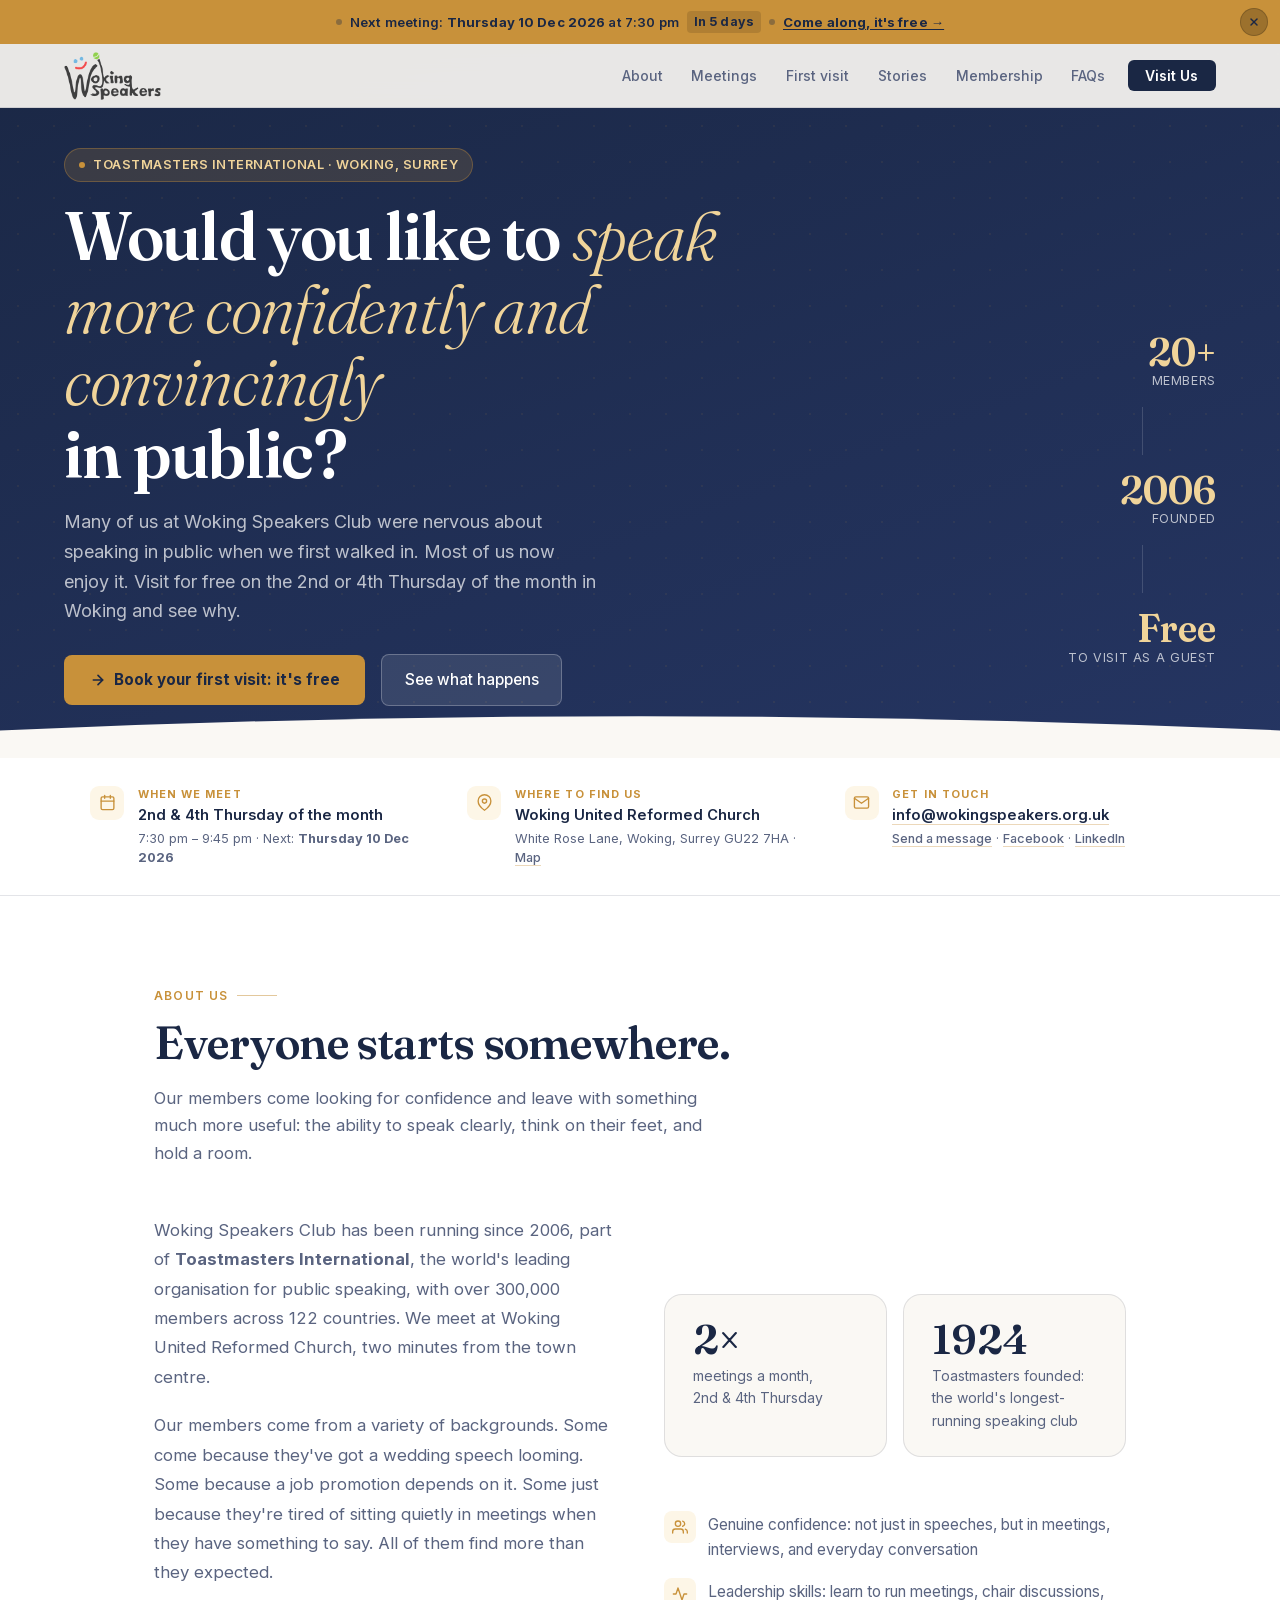
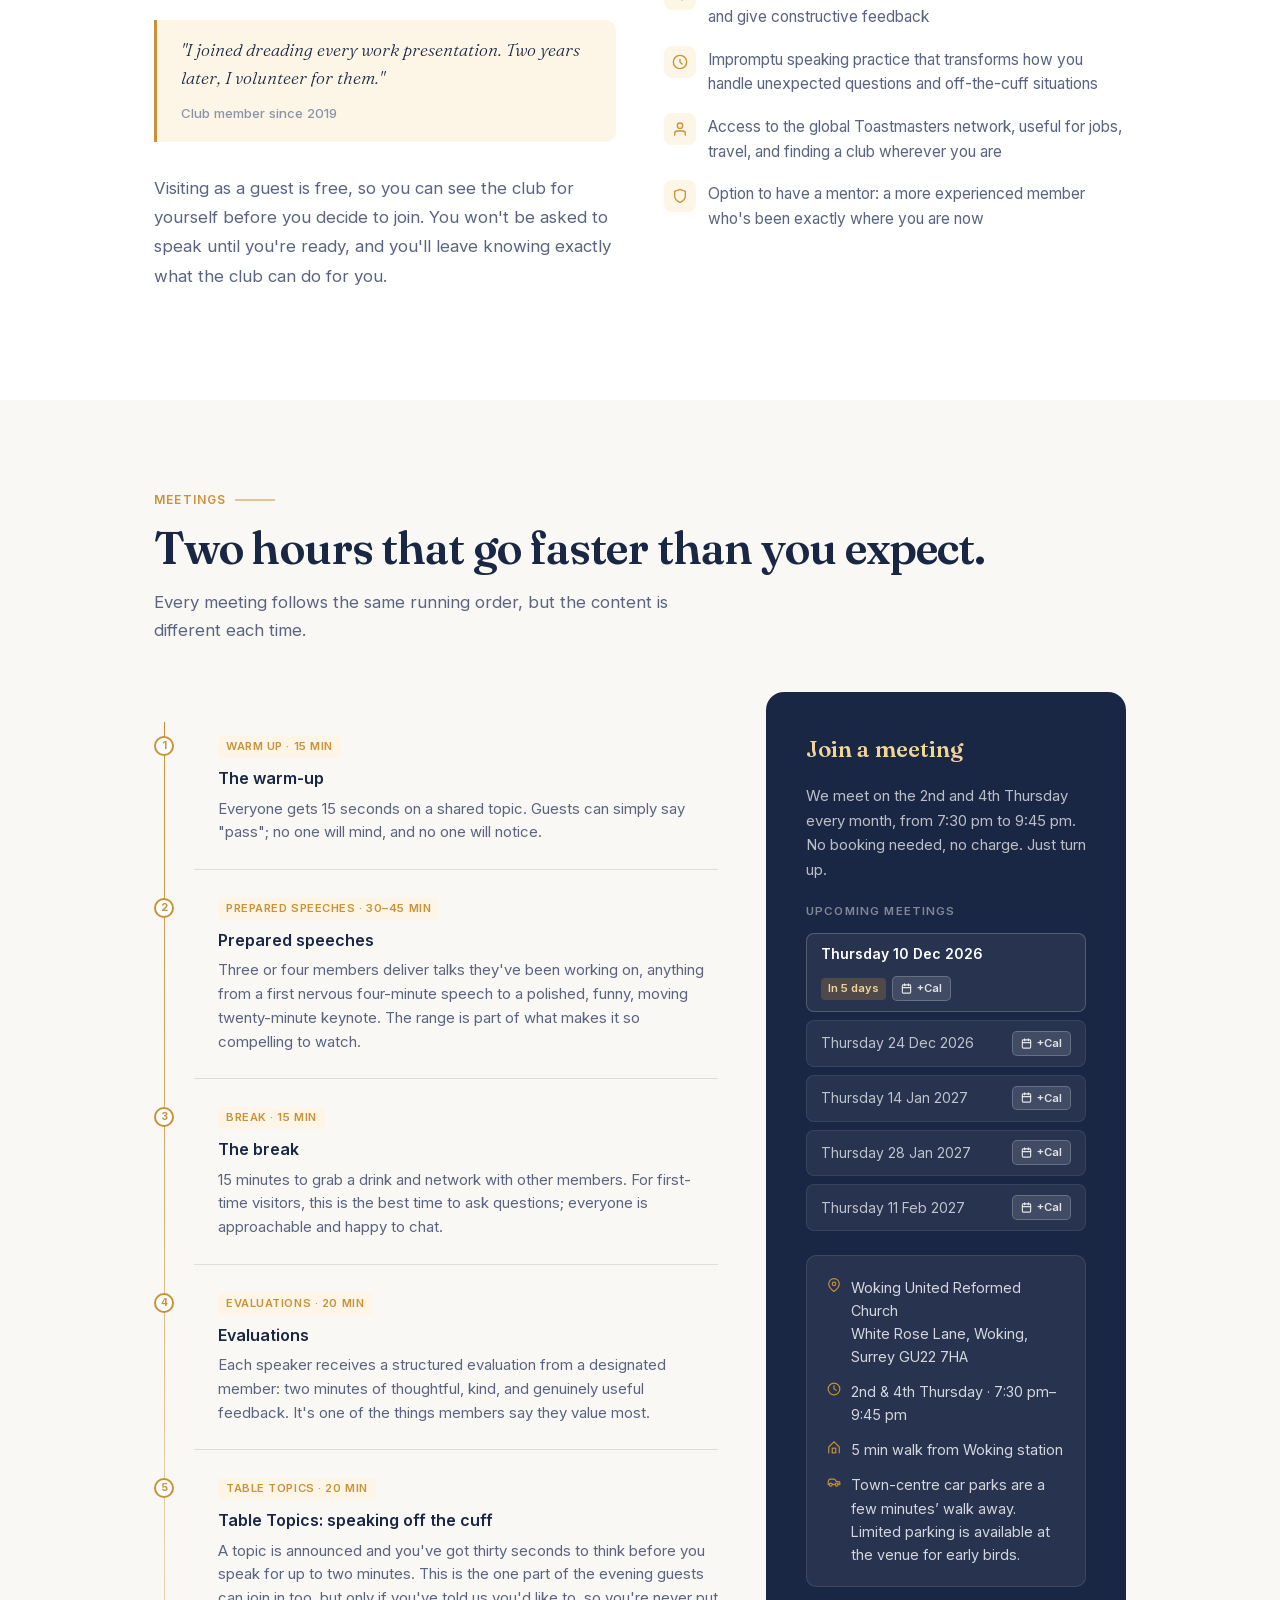
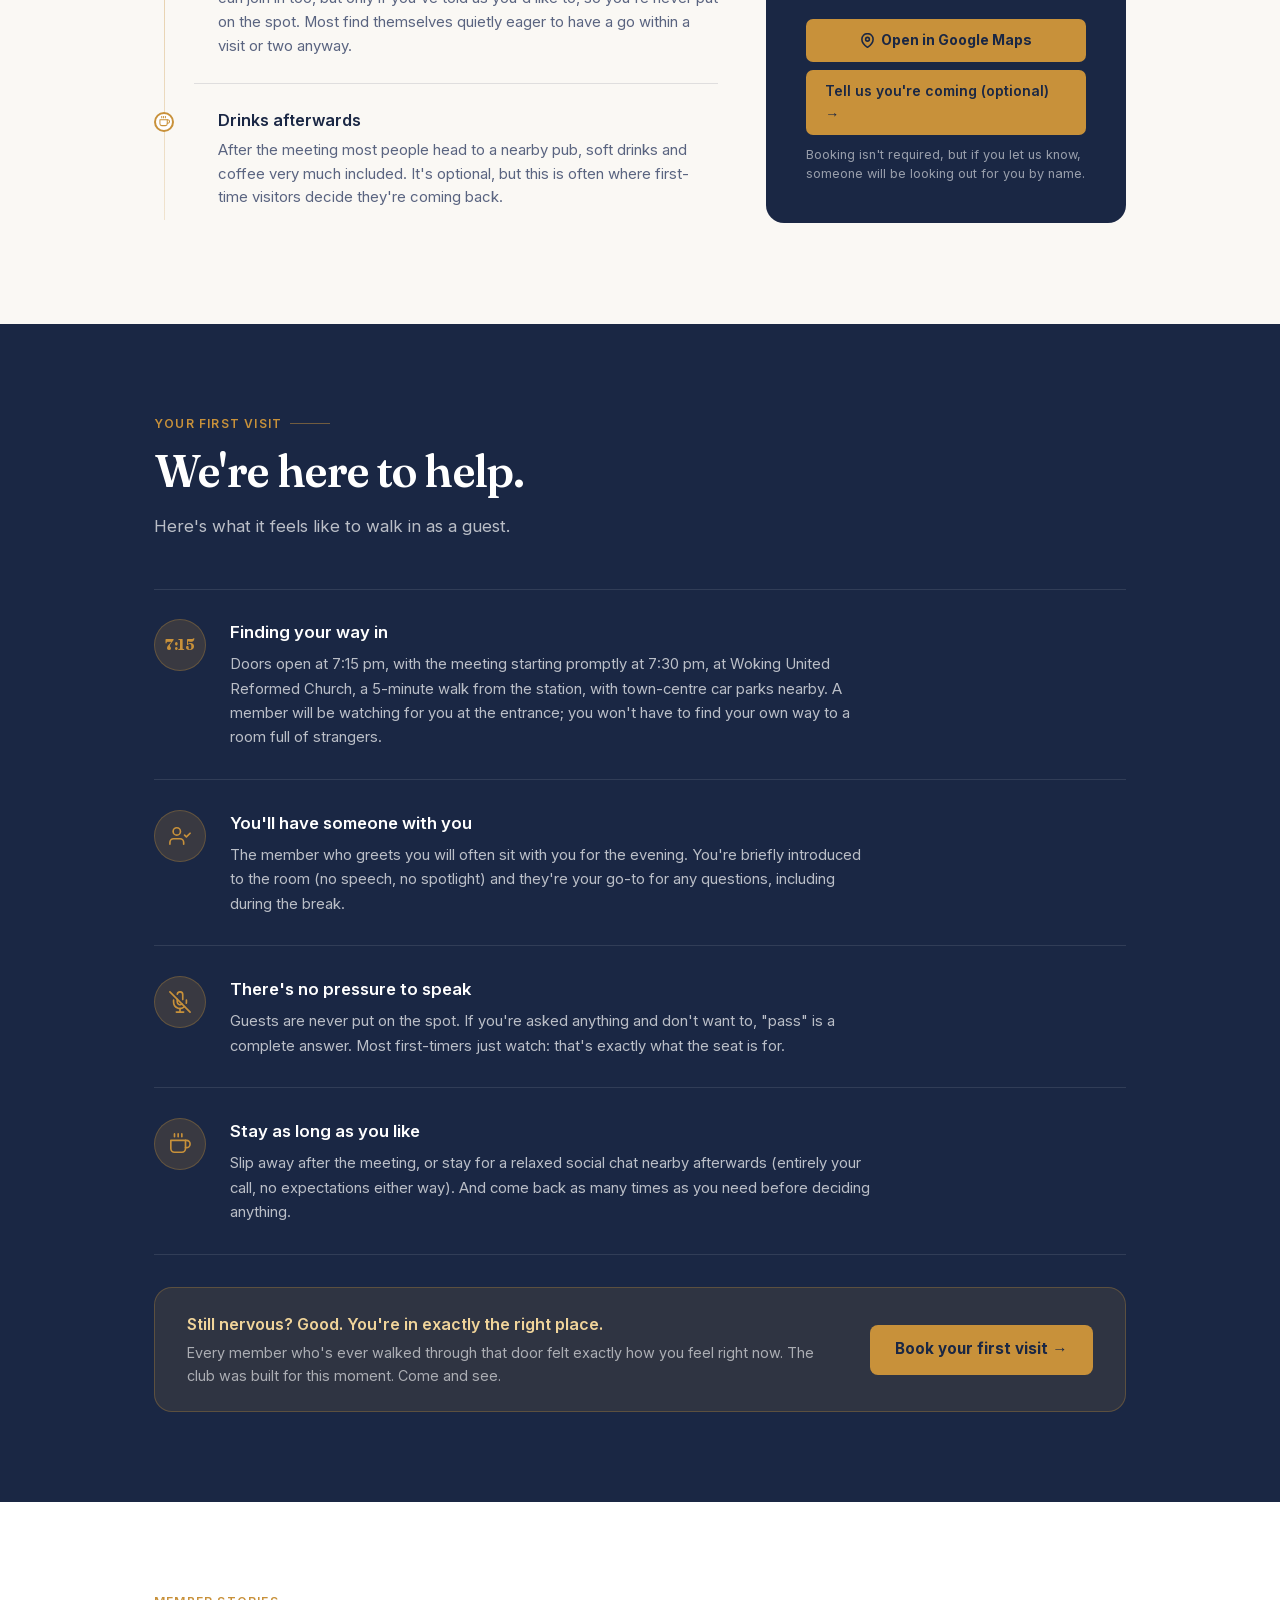
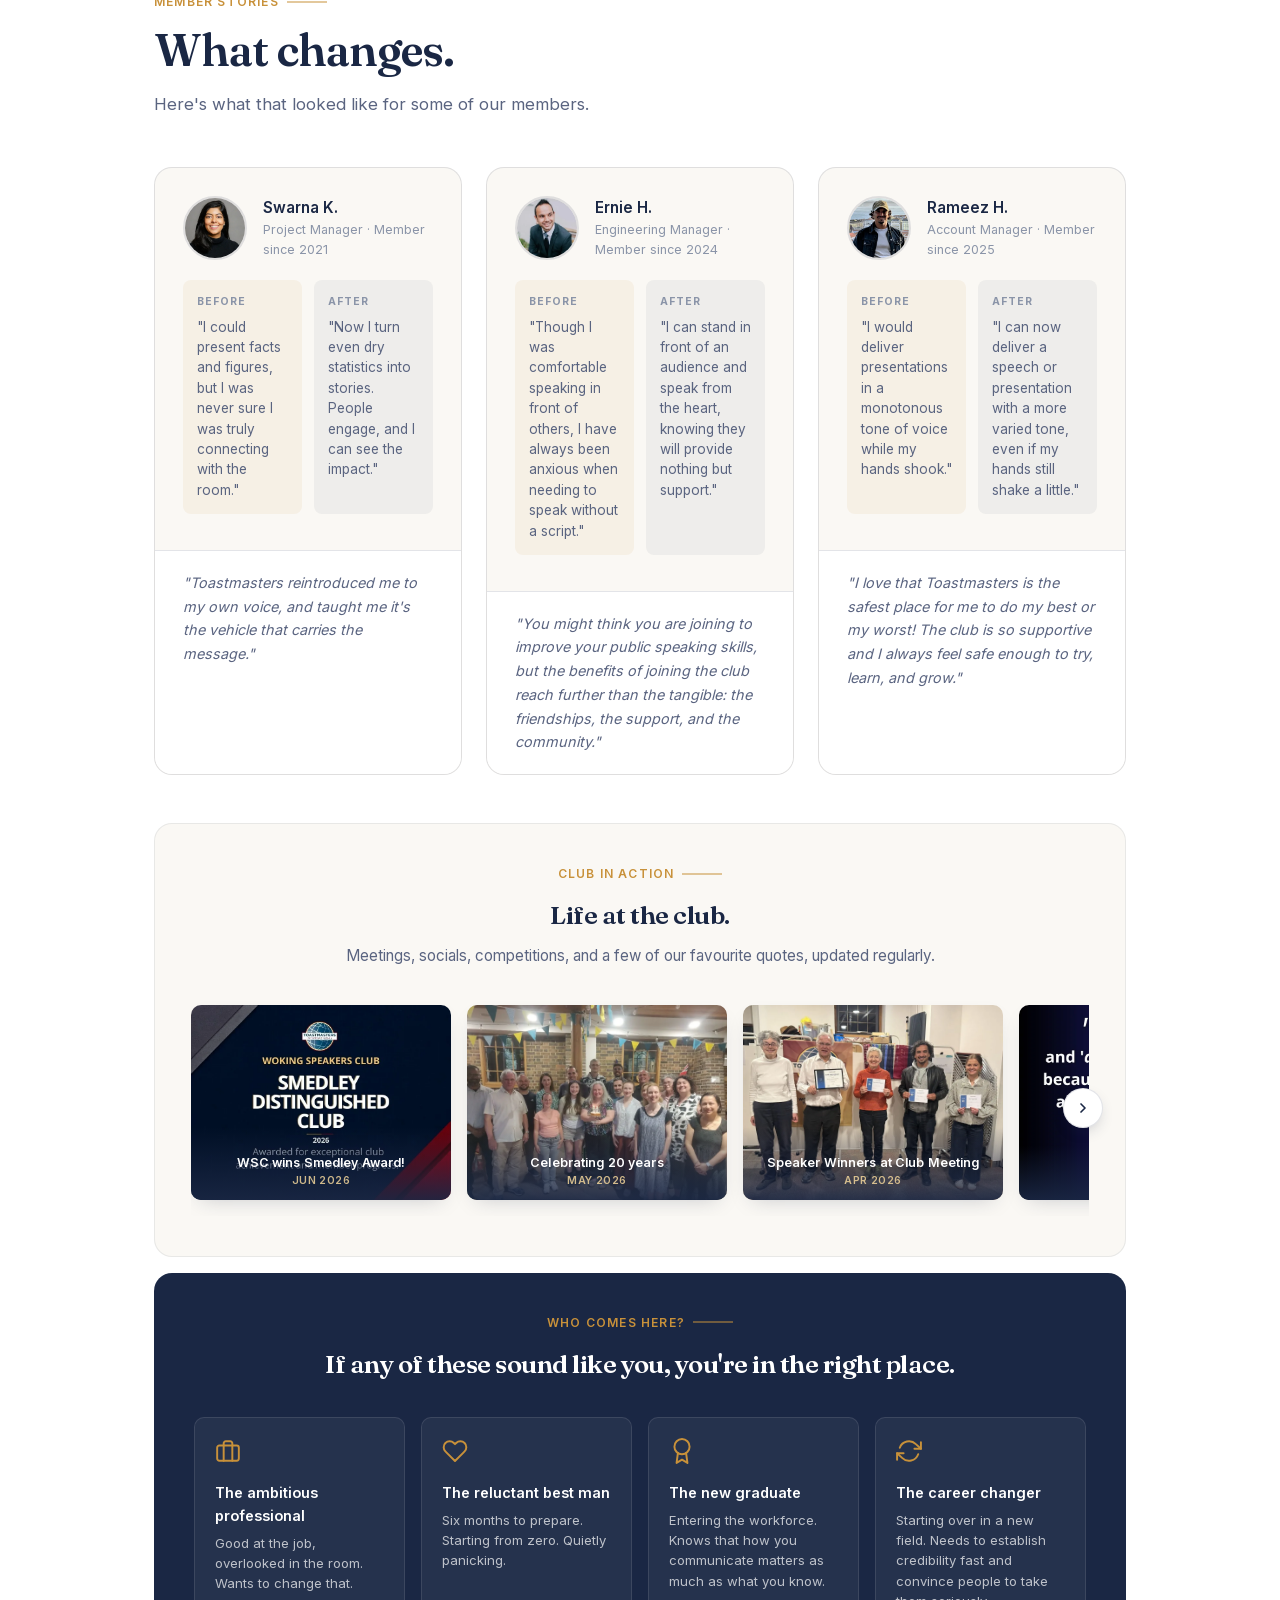
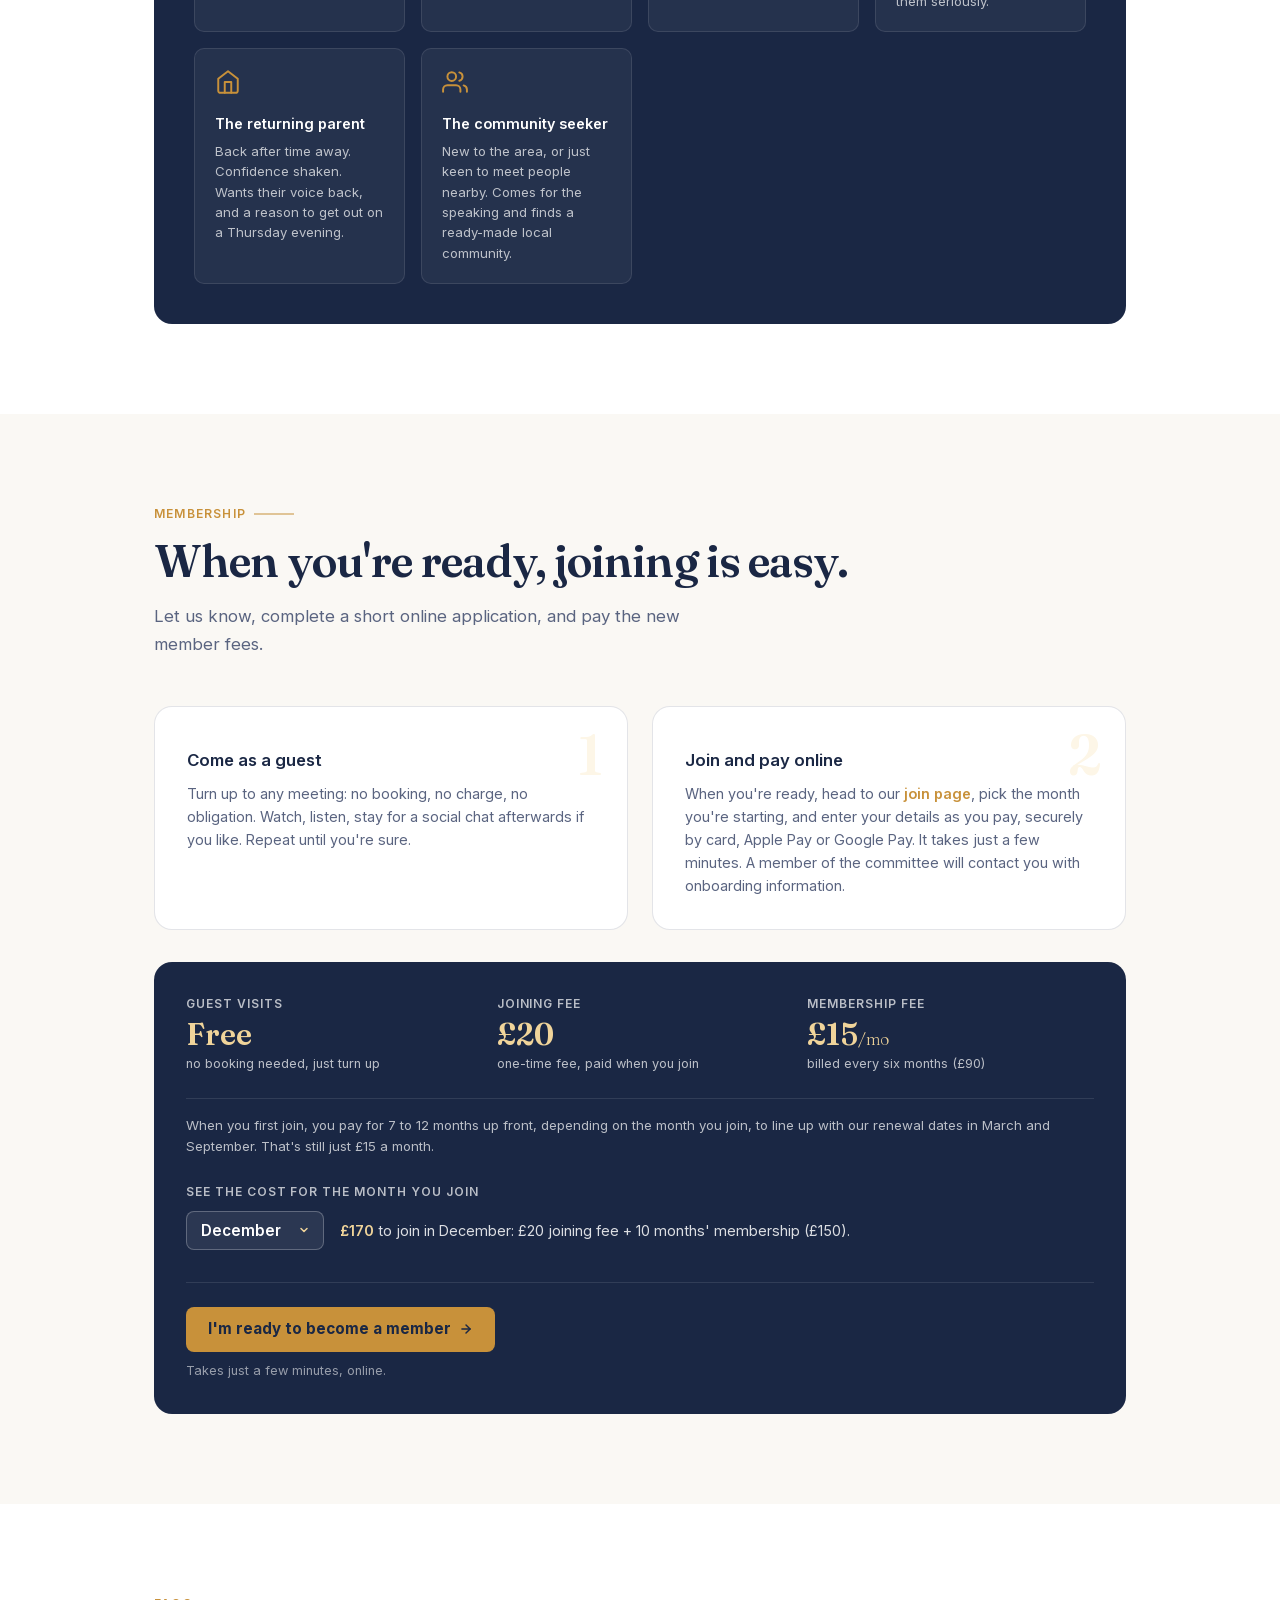
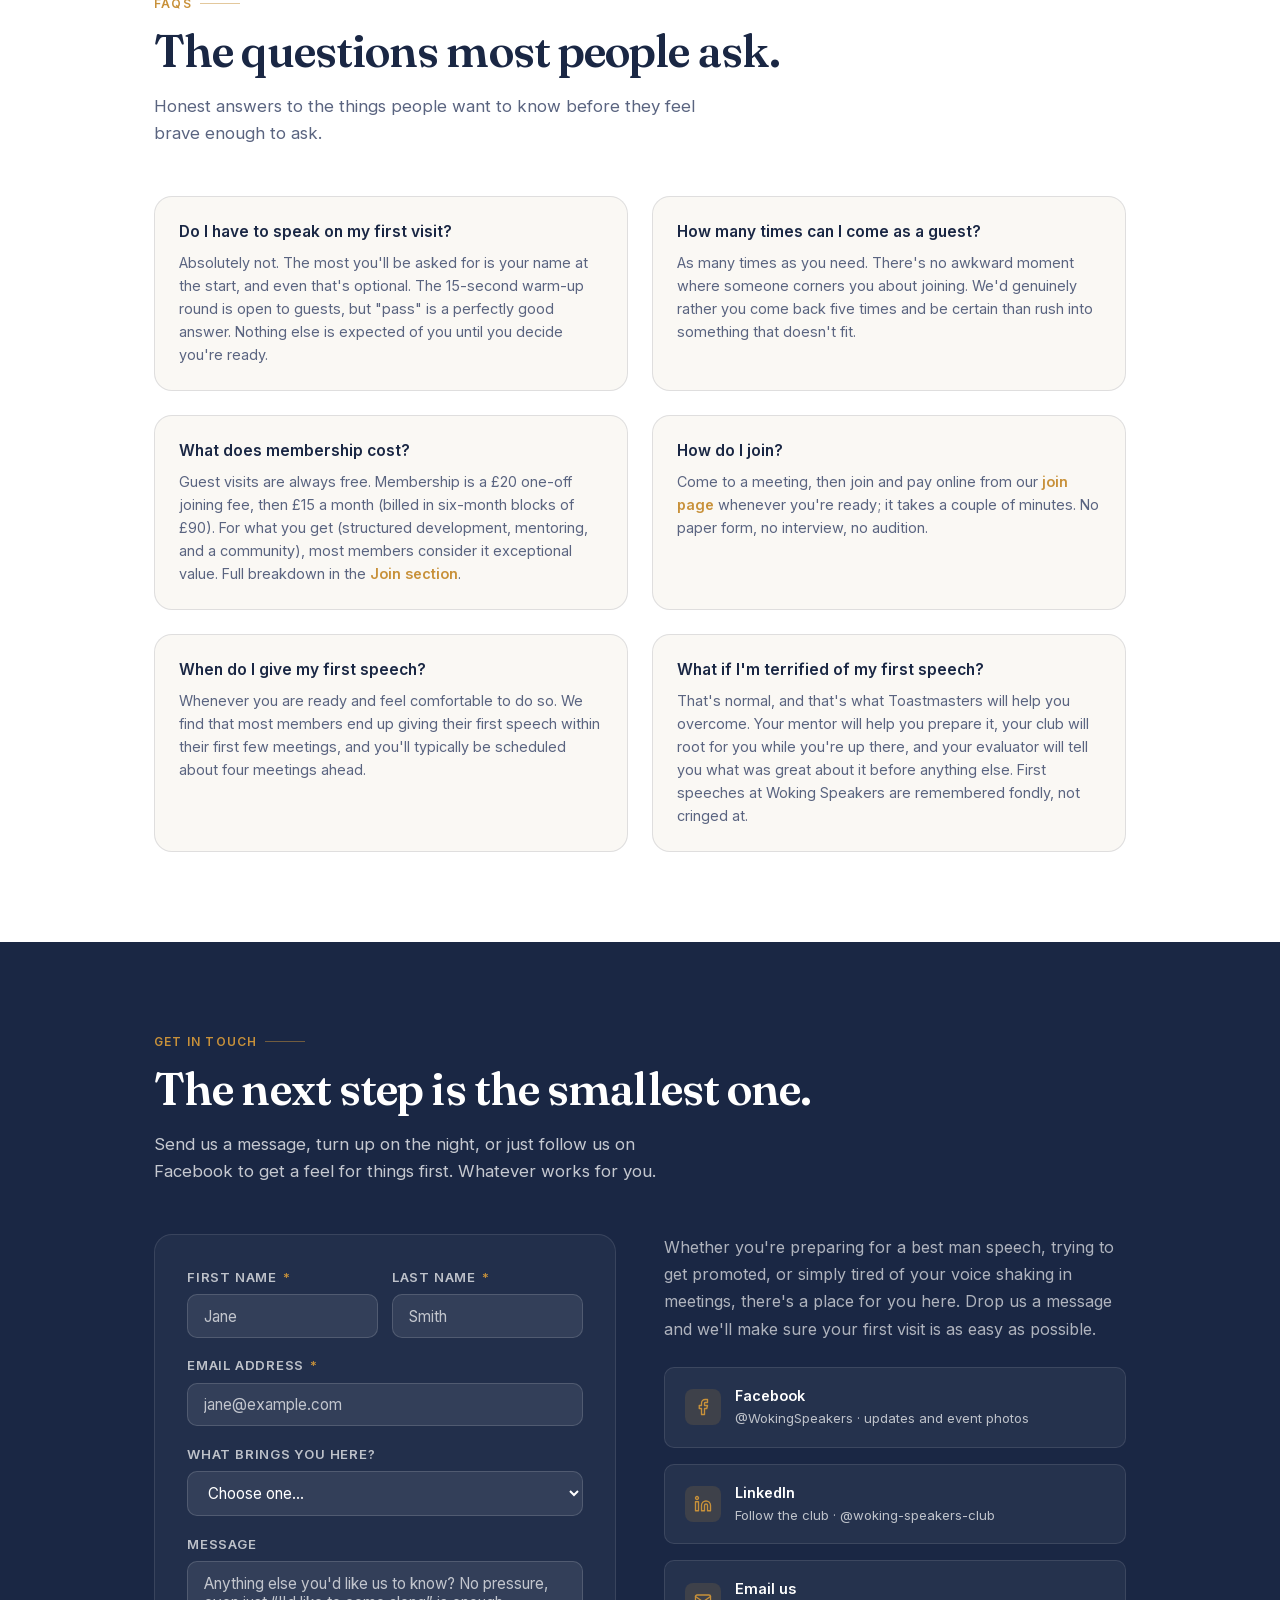
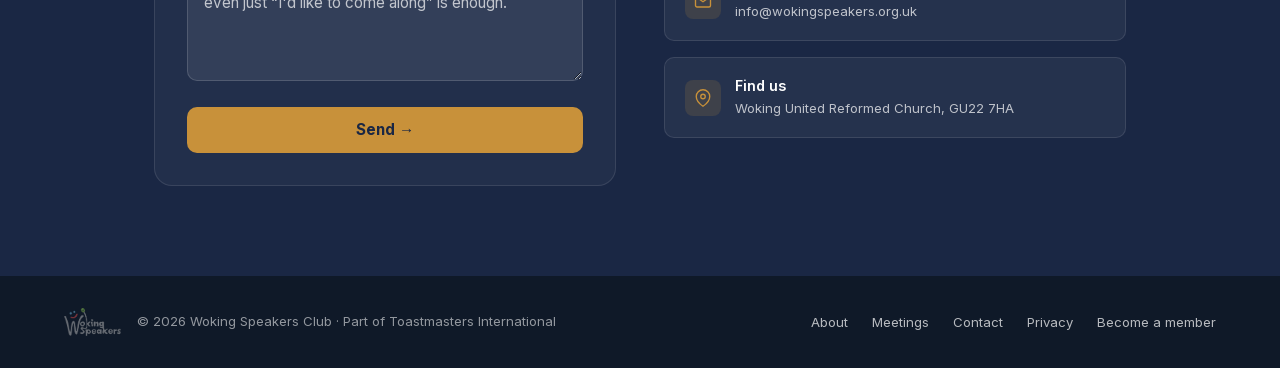
<file: index.html>
<!DOCTYPE html>
<html lang="en">
<head>
<meta charset="UTF-8">
<meta name="viewport" content="width=device-width, initial-scale=1.0">
<title>Woking Speakers Club · Where Your Voice Matters</title>
<meta name="description" content="Woking Speakers Club is a Toastmasters-affiliated club meeting on the 2nd and 4th Thursday of the month in Woking, Surrey. Come as a guest, find your voice, make friends.">

<meta property="og:type" content="website">
<meta property="og:title" content="Woking Speakers Club · Where Your Voice Matters">
<meta property="og:description" content="A Toastmasters-affiliated club meeting on the 2nd and 4th Thursday of the month in Woking, Surrey. Come as a guest, find your voice, make friends.">
<meta property="og:image" content="https://www.wokingspeakers.org.uk/images/og-image.png">
<meta property="og:url" content="https://www.wokingspeakers.org.uk/">
<meta property="og:site_name" content="Woking Speakers Club">
<meta name="twitter:card" content="summary_large_image">
<meta name="twitter:title" content="Woking Speakers Club · Where Your Voice Matters">
<meta name="twitter:description" content="A Toastmasters-affiliated club meeting on the 2nd and 4th Thursday of the month in Woking, Surrey. Come as a guest, find your voice, make friends.">
<meta name="twitter:image" content="https://www.wokingspeakers.org.uk/images/og-image.png">

<!-- Tells Google this is the one true address for this page, so the
     www / non-www versions aren't treated as duplicate content. -->
<link rel="canonical" href="https://www.wokingspeakers.org.uk/">

<link rel="stylesheet" href="fonts.css">

<link rel="stylesheet" href="styles.css">

<link rel="icon" type="image/svg+xml" href="favicon.svg">
<link rel="icon" type="image/png" sizes="32x32" href="favicon-32.png">
<link rel="icon" type="image/png" sizes="16x16" href="favicon-16.png">
<link rel="apple-touch-icon" href="apple-touch-icon.png">

<!-- Structured data: helps Google understand who we are, where we meet and
     that we're part of Toastmasters International. The upcoming meeting
     dates are added separately by wsc-site.js so they never go stale. -->
<script type="application/ld+json">
{
  "@context": "https://schema.org",
  "@type": "Organization",
  "@id": "https://www.wokingspeakers.org.uk/#organization",
  "name": "Woking Speakers Club",
  "alternateName": "Woking Speakers",
  "url": "https://www.wokingspeakers.org.uk/",
  "logo": "https://www.wokingspeakers.org.uk/images/logo.png",
  "image": "https://www.wokingspeakers.org.uk/images/og-image.png",
  "description": "A Toastmasters-affiliated public speaking club meeting on the 2nd and 4th Thursday of the month in Woking, Surrey. Guests are welcome to visit free of charge.",
  "foundingDate": "2006",
  "email": "info@wokingspeakers.org.uk",
  "parentOrganization": {
    "@type": "Organization",
    "name": "Toastmasters International",
    "url": "https://www.toastmasters.org/"
  },
  "location": {
    "@type": "Place",
    "name": "Woking United Reformed Church",
    "address": {
      "@type": "PostalAddress",
      "streetAddress": "White Rose Lane",
      "addressLocality": "Woking",
      "addressRegion": "Surrey",
      "postalCode": "GU22 7HA",
      "addressCountry": "GB"
    }
  },
  "areaServed": {
    "@type": "Place",
    "name": "Woking, Surrey"
  },
  "sameAs": [
    "https://www.facebook.com/WokingSpeakers/",
    "https://www.linkedin.com/company/woking-speakers-club/"
  ]
}
</script>
</head>
<body>

<a href="#home" class="skip-link">Skip to main content</a>

<!--
=================================================================
  WOKING SPEAKERS CLUB — EDITABLE CONTENT
  ---------------------------------------------------------------
  This section contains everything you're likely to need to change.
  You do NOT need to touch anything else in this file to:
    - Cancel a meeting
    - Update membership prices
    - Change the venue or meeting time
    - Update contact/social links
    - Edit member quotes or testimonials
    - Add or swap club activity photos (search for "CLUB ACTIVITY GALLERY")
  ---------------------------------------------------------------
  HOW TO EDIT ON GITHUB:
    1. Open index.html in GitHub
    2. Click the pencil (edit) icon
    3. Find the section you want below using Ctrl+F / Cmd+F
    4. Make your change
    5. Click "Commit changes"
  Netlify will republish the site automatically within ~30 seconds.
=================================================================
-->

<script src="wsc-config.js"></script>
<script src="wsc-dates.js"></script>


<!-- ── BANNER ─────────────────────────────────────────── -->
<div class="next-banner" id="nextBanner">
  <div class="banner-spacer"></div>
  <!-- Usual "next meeting" content -->
  <div class="banner-content" id="bannerMeeting">
    <span class="next-banner-dot"></span>
    <span>Next meeting: <strong id="nextMeetingDate">loading…</strong> at <span id="meetingTime">7:30 pm</span></span>

    <span class="banner-countdown" id="bannerCountdown"></span>
    <span class="next-banner-dot"></span>
    <a href="#contact" data-visit-cta><span class="cta-full">Come along, it's free →</span><span class="cta-short">Visit free →</span></a>
  </div>

  <!-- Swapped in when a specialEvent is set in wsc-config.js -->
  <div class="banner-content" id="bannerEvent" hidden>
    <span class="next-banner-dot"></span>
    <span><strong id="bannerEventTitle"></strong> · <span id="bannerEventDate"></span></span>
    <span class="banner-countdown" id="bannerEventCountdown"></span>
    <span class="next-banner-dot"></span>
    <a href="#event" id="bannerEventCta"></a>
  </div>
  <div class="banner-end">
    <button class="banner-dismiss" id="bannerDismiss" aria-label="Close banner">
      <svg width="12" height="12" viewBox="0 0 24 24" fill="none" stroke="currentColor" stroke-width="2.8" stroke-linecap="round"><line x1="18" y1="6" x2="6" y2="18"/><line x1="6" y1="6" x2="18" y2="18"/></svg>
    </button>
  </div>
</div>

<!-- ── NAV ──────────────────────────────────────────── -->
<nav>
  <a href="#home" class="nav-logo">
    <img src="images/logo-nav.png" alt="Woking Speakers Club">
  </a>
  <button class="nav-hamburger" id="navToggle" aria-label="Open menu">
    <span></span><span></span><span></span>
  </button>
  <ul class="nav-links" id="navLinks">
    <li><a href="#about">About</a></li>
    <li><a href="#meetings">Meetings</a></li>
    <li><a href="#firstvisit">First visit</a></li>
    <li><a href="#stories">Stories</a></li>
    <li><a href="#join">Membership</a></li>
    <li><a href="#faq">FAQs</a></li>
    <li><a href="#contact" class="nav-cta">Visit Us</a></li>
  </ul>
</nav>

<!-- ── HERO ─────────────────────────────────────────── -->
<section id="home">
  <div class="hero-bg"></div>
  <div class="hero-dots"></div>

  <div class="hero-inner">
    <div class="hero-badge">Toastmasters International · Woking, Surrey</div>
    <h1 class="hero-headline">
      Would you like to <em>speak more confidently and convincingly</em><br>in public?
    </h1>
    <p class="hero-sub">
      Many of us at Woking Speakers Club were nervous about speaking in public when we first walked in. Most of us now enjoy it. Visit for free on the 2nd or 4th Thursday of the month in Woking and see why.
    </p>
    <div class="hero-actions">
      <a href="#contact" class="btn-primary" data-visit-cta>
        <svg width="16" height="16" viewBox="0 0 24 24" fill="none" stroke="currentColor" stroke-width="2.5" stroke-linecap="round"><path d="M5 12h14M12 5l7 7-7 7"/></svg>
        Book your first visit: it's free
      </a>
      <a href="#meetings" class="btn-ghost">See what happens</a>
    </div>
  </div>

  <div class="hero-meta">
    <div class="hero-stat">
      <div class="hero-stat-num">20+</div>
      <div class="hero-stat-label">members</div>
    </div>
    <div class="hero-divider"></div>
    <div class="hero-stat">
      <div class="hero-stat-num">2006</div>
      <div class="hero-stat-label">founded</div>
    </div>
    <div class="hero-divider"></div>
    <div class="hero-stat">
      <div class="hero-stat-num">Free</div>
      <div class="hero-stat-label">to visit as a guest</div>
    </div>
  </div>

  <svg class="hero-arc" viewBox="0 0 1440 64" preserveAspectRatio="none" xmlns="http://www.w3.org/2000/svg">
    <path d="M0,64 L0,32 Q720,0 1440,32 L1440,64 Z" fill="#faf8f4"/>
  </svg>
</section>

<!-- ── AT-A-GLANCE STRIP ──────────────────────────────────
     The practical facts (when / where / how to reach us) sit
     directly under the hero so nobody has to scroll or click
     to find them. Values come from wsc-config.js. -->
<section class="facts-strip" aria-label="When and where we meet">
  <div class="facts-inner">

    <div class="fact">
      <div class="fact-icon">
        <svg viewBox="0 0 24 24"><rect x="3" y="4" width="18" height="18" rx="2"/><line x1="16" y1="2" x2="16" y2="6"/><line x1="8" y1="2" x2="8" y2="6"/><line x1="3" y1="10" x2="21" y2="10"/></svg>
      </div>
      <div class="fact-text">
        <div class="fact-label">When we meet</div>
        <p class="fact-main">2nd &amp; 4th Thursday of the month</p>
        <p class="fact-sub"><span data-cfg="meetingTime">7:15 pm</span> – <span data-cfg="meetingEndTime">9:45 pm</span> · Next: <strong id="factsNextDate">loading…</strong></p>
      </div>
    </div>

    <div class="fact">
      <div class="fact-icon">
        <svg viewBox="0 0 24 24"><path d="M21 10c0 7-9 13-9 13s-9-6-9-13a9 9 0 0 1 18 0z"/><circle cx="12" cy="10" r="3"/></svg>
      </div>
      <div class="fact-text">
        <div class="fact-label">Where to find us</div>
        <p class="fact-main" data-cfg="venueName">Woking United Reformed Church</p>
        <p class="fact-sub"><span data-cfg="venueAddress">White Rose Lane, Woking, Surrey GU22 7HA</span> ·
          <a href="https://maps.google.com/maps?q=Woking+United+Reformed+Church,White+Rose+Lane,Woking,GU22+7HA" data-cfg-href="venueMapUrl" target="_blank" rel="noopener">Map</a></p>
      </div>
    </div>

    <div class="fact">
      <div class="fact-icon">
        <svg viewBox="0 0 24 24"><path d="M4 4h16c1.1 0 2 .9 2 2v12c0 1.1-.9 2-2 2H4c-1.1 0-2-.9-2-2V6c0-1.1.9-2 2-2z"/><polyline points="22,6 12,13 2,6"/></svg>
      </div>
      <div class="fact-text">
        <div class="fact-label">Get in touch</div>
        <p class="fact-main"><a href="mailto:info@wokingspeakers.org.uk?subject=WSC%20Website%20Query">info@wokingspeakers.org.uk</a></p>
        <p class="fact-sub">
          <a href="#contact" data-visit-cta>Send a message</a> ·
          <a href="https://www.facebook.com/WokingSpeakers/" data-cfg-href="facebookUrl" target="_blank" rel="noopener">Facebook</a> ·
          <a href="https://www.linkedin.com/company/woking-speakers-club/" data-cfg-href="linkedinUrl" target="_blank" rel="noopener">LinkedIn</a>
        </p>
      </div>
    </div>

  </div>
</section>

<!-- ── SPECIAL EVENT ─────────────────────────────────────
     Hidden unless a specialEvent with a date is set in wsc-config.js.
     Disappears on its own the day after the event. -->
<section id="event" class="event-band" hidden>
  <div class="event-inner">
    <div class="event-text">
      <div class="event-label">
        <span class="event-pulse"></span>
        <span id="eventLabelText">Special event</span>
      </div>
      <h2 class="event-title" id="eventTitle"></h2>
      <p class="event-when" id="eventWhen"></p>
      <p class="event-blurb" id="eventBlurb"></p>
    </div>
    <div class="event-actions">
      <a class="btn-primary" id="eventCta" data-visit-cta></a>
      <div class="event-cal" id="eventCal"></div>
    </div>
  </div>
</section>

<!-- ── ABOUT ─────────────────────────────────────────── -->
<section id="about">
  <div class="section-inner">
    <div class="section-label">About us</div>
    <h2 class="section-title">Everyone starts somewhere.</h2>
    <p class="section-sub">Our members come looking for confidence and leave with something much more useful: the ability to speak clearly, think on their feet, and hold a room.</p>

    <div class="about-grid">
      <div class="about-text fade-up">
        <p>Woking Speakers Club has been running since 2006, part of <strong>Toastmasters International</strong>, the world's leading organisation for public speaking, with over 300,000 members across 122 countries. We meet at Woking United Reformed Church, two minutes from the town centre.</p>

        <p>Our members come from a variety of backgrounds. Some come because they've got a wedding speech looming. Some because a job promotion depends on it. Some just because they're tired of sitting quietly in meetings when they have something to say. All of them find more than they expected.</p>

        <div class="quote-block">
          <p>"I joined dreading every work presentation. Two years later, I volunteer for them."</p>
          <cite>Club member since 2019</cite>
        </div>

        <p>Visiting as a guest is free, so you can see the club for yourself before you decide to join. You won't be asked to speak until you're ready, and you'll leave knowing exactly what the club can do for you.</p>
      </div>

      <div class="stats-column fade-up">
        <div class="stat-card-pair">
          <div class="stat-card">
            <div class="stat-card-num">2×</div>
            <div class="stat-card-label">meetings a month,<br>2nd &amp; 4th Thursday</div>
          </div>
          <div class="stat-card">
            <div class="stat-card-num">1924</div>
            <div class="stat-card-label">Toastmasters founded: the world's longest-running speaking club</div>
          </div>
        </div>
        <ul class="benefits-list">
          <li>
            <div class="benefit-icon">
              <svg viewBox="0 0 24 24"><path d="M17 21v-2a4 4 0 0 0-4-4H5a4 4 0 0 0-4 4v2"/><circle cx="9" cy="7" r="4"/><path d="M23 21v-2a4 4 0 0 0-3-3.87M16 3.13a4 4 0 0 1 0 7.75"/></svg>
            </div>
            Genuine confidence: not just in speeches, but in meetings, interviews, and everyday conversation
          </li>
          <li>
            <div class="benefit-icon">
              <svg viewBox="0 0 24 24"><polyline points="22 12 18 12 15 21 9 3 6 12 2 12"/></svg>
            </div>
            Leadership skills: learn to run meetings, chair discussions, and give constructive feedback
          </li>
          <li>
            <div class="benefit-icon">
              <svg viewBox="0 0 24 24"><circle cx="12" cy="12" r="10"/><path d="M12 8v4l3 3"/></svg>
            </div>
            Impromptu speaking practice that transforms how you handle unexpected questions and off-the-cuff situations
          </li>
          <li>
            <div class="benefit-icon">
              <svg viewBox="0 0 24 24"><path d="M20 21v-2a4 4 0 0 0-4-4H8a4 4 0 0 0-4 4v2"/><circle cx="12" cy="7" r="4"/></svg>
            </div>
            Access to the global Toastmasters network, useful for jobs, travel, and finding a club wherever you are
          </li>
          <li>
            <div class="benefit-icon">
              <svg viewBox="0 0 24 24"><path d="M12 22s8-4 8-10V5l-8-3-8 3v7c0 6 8 10 8 10z"/></svg>
            </div>
            Option to have a mentor: a more experienced member who's been exactly where you are now
          </li>
        </ul>
      </div>
    </div>
  </div>
</section>

<!-- ── MEETINGS ──────────────────────────────────────── -->
<section id="meetings">
  <div class="section-inner">
    <div class="section-label">Meetings</div>
    <h2 class="section-title">Two hours that go faster than you expect.</h2>
    <p class="section-sub">Every meeting follows the same running order, but the content is different each time.</p>

    <div class="meetings-layout">
      <div class="fade-up">
        <div class="timeline">
          <div class="timeline-item">
            <div class="timeline-dot">1</div>
            <div class="timeline-tag">Warm up · 15 min</div>
            <div class="timeline-title">The warm-up</div>
            <div class="timeline-body">Everyone gets 15 seconds on a shared topic. Guests can simply say "pass"; no one will mind, and no one will notice.</div>
          </div>
          <div class="timeline-item">
            <div class="timeline-dot">2</div>
            <div class="timeline-tag">Prepared speeches · 30–45 min</div>
            <div class="timeline-title">Prepared speeches</div>
            <div class="timeline-body">Three or four members deliver talks they've been working on, anything from a first nervous four-minute speech to a polished, funny, moving twenty-minute keynote. The range is part of what makes it so compelling to watch.</div>
          </div>
          <div class="timeline-item">
            <div class="timeline-dot">3</div>
            <div class="timeline-tag">Break · 15 min</div>
            <div class="timeline-title">The break</div>
            <div class="timeline-body">15 minutes to grab a drink and network with other members. For first-time visitors, this is the best time to ask questions; everyone is approachable and happy to chat.</div>
          </div>
          <div class="timeline-item">
            <div class="timeline-dot">4</div>
            <div class="timeline-tag">Evaluations · 20 min</div>
            <div class="timeline-title">Evaluations</div>
            <div class="timeline-body">Each speaker receives a structured evaluation from a designated member: two minutes of thoughtful, kind, and genuinely useful feedback. It's one of the things members say they value most.</div>
          </div>
          <div class="timeline-item">
            <div class="timeline-dot">5</div>
            <div class="timeline-tag">Table topics · 20 min</div>
            <div class="timeline-title">Table Topics: speaking off the cuff</div>
            <div class="timeline-body">A topic is announced and you've got thirty seconds to think before you speak for up to two minutes. This is the one part of the evening guests can join in too, but only if you've told us you'd like to, so you're never put on the spot. Most find themselves quietly eager to have a go within a visit or two anyway.</div>
          </div>
          <div class="timeline-item">
            <div class="timeline-dot"><svg viewBox="0 0 24 24"><path d="M18 8h1a4 4 0 0 1 0 8h-1"/><path d="M2 8h16v9a4 4 0 0 1-4 4H6a4 4 0 0 1-4-4V8z"/><line x1="6" y1="1" x2="6" y2="4"/><line x1="10" y1="1" x2="10" y2="4"/><line x1="14" y1="1" x2="14" y2="4"/></svg></div>
            <div class="timeline-title">Drinks afterwards</div>
            <div class="timeline-body">After the meeting most people head to a nearby pub, soft drinks and coffee very much included. It's optional, but this is often where first-time visitors decide they're coming back.</div>
          </div>
        </div>
      </div>

      <div class="meetings-aside fade-up">
        <h3>Join a meeting</h3>
        <p>We meet on the 2nd and 4th Thursday every month, from <span data-cfg="meetingTime">7:15 pm</span> to <span data-cfg="meetingEndTime">9:45 pm</span><span id="asideEventNote"></span>. No booking needed, no charge. Just turn up.</p>

        <div style="margin: 1.25rem 0 0;">
          <div style="font-size: 0.72rem; font-weight: 600; letter-spacing: 0.1em; text-transform: uppercase; color: rgba(255,255,255,0.45); margin-bottom: 0.75rem;">Upcoming meetings</div>
          <div id="upcomingMeetings" style="display: flex; flex-direction: column; gap: 0.5rem;"></div>
        </div>
        <div class="venue-info">
          <div class="venue-line">
            <svg class="venue-icon" viewBox="0 0 24 24"><path d="M21 10c0 7-9 13-9 13s-9-6-9-13a9 9 0 0 1 18 0z"/><circle cx="12" cy="10" r="3"/></svg>
            <span><span data-cfg="venueName">Woking United Reformed Church</span><br><span data-cfg="venueAddress">White Rose Lane, Woking, Surrey GU22 7HA</span></span>
          </div>
          <div class="venue-line">
            <svg class="venue-icon" viewBox="0 0 24 24"><circle cx="12" cy="12" r="10"/><polyline points="12 6 12 12 16 14"/></svg>
            <span>2nd &amp; 4th Thursday · <span data-cfg="meetingTime">7:15 pm</span>–<span data-cfg="meetingEndTime">9:45 pm</span></span>
          </div>
          <div class="venue-line">
            <svg class="venue-icon" viewBox="0 0 24 24"><polyline points="3 22 3 12 12 3 21 12 21 22"/><rect x="9" y="14" width="6" height="8"/></svg>
            <span data-cfg="venueNote">5 min walk from Woking station</span>
          </div>
          <div class="venue-line">
            <svg class="venue-icon" viewBox="0 0 24 24"><path d="M14 16H9m10 0h3v-3.15a1 1 0 0 0-.84-.99L16 11l-2.7-3.6a1 1 0 0 0-.8-.4H5.24a2 2 0 0 0-1.8 1.1l-.8 1.63A6 6 0 0 0 2 12.42V16h2"/><circle cx="6.5" cy="16.5" r="2.5"/><circle cx="16.5" cy="16.5" r="2.5"/></svg>
            <span data-cfg="parkingNote">Town-centre car parks are a few minutes’ walk away. Limited parking is available at the venue for early birds.</span>
          </div>
        </div>
        <a href="https://maps.google.com/maps?q=Woking+United+Reformed+Church,White+Rose+Lane,Woking,GU22+7HA" data-cfg-href="venueMapUrl" target="_blank" rel="noopener" class="btn-venue">
          <svg width="15" height="15" viewBox="0 0 24 24" fill="none" stroke="currentColor" stroke-width="2.5" stroke-linecap="round"><path d="M21 10c0 7-9 13-9 13s-9-6-9-13a9 9 0 0 1 18 0z"/><circle cx="12" cy="10" r="3"/></svg>
          Open in Google Maps
        </a>
        <a href="#contact" class="btn-venue" style="background:var(--gold);color:var(--navy);font-weight:600;margin-top:0.5rem;" data-visit-cta>
          Tell us you're coming (optional) →
        </a>
        <p style="font-size:0.8rem; color:rgba(255,255,255,0.55); margin:0.6rem 0 0; line-height:1.5;">Booking isn't required, but if you let us know, someone will be looking out for you by name.</p>
      </div>
    </div>
  </div>
</section>

<!-- ── FIRST VISIT ──────────────────────────────────── -->
<section id="firstvisit">
  <div class="section-inner">
    <div class="section-label">Your first visit</div>
    <h2 class="section-title">We're here to help.</h2>
    <p class="section-sub">Here's what it feels like to walk in as a guest.</p>

    <div class="guest-list">

      <div class="guest-row fade-up">
        <div class="guest-row-icon guest-row-icon--time">7:15</div>
        <div class="guest-row-text">
          <h3>Finding your way in</h3>
          <p>Doors open at 7:15 pm, with the meeting starting promptly at 7:30 pm, at Woking United Reformed Church, a 5-minute walk from the station, with town-centre car parks nearby. A member will be watching for you at the entrance; you won't have to find your own way to a room full of strangers.</p>
        </div>
      </div>

      <div class="guest-row fade-up">
        <div class="guest-row-icon"><svg viewBox="0 0 24 24"><path d="M16 21v-2a4 4 0 0 0-4-4H5a4 4 0 0 0-4 4v2"/><circle cx="8.5" cy="7" r="4"/><polyline points="17 11 19 13 23 9"/></svg></div>
        <div class="guest-row-text">
          <h3>You'll have someone with you</h3>
          <p>The member who greets you will often sit with you for the evening. You're briefly introduced to the room (no speech, no spotlight) and they're your go-to for any questions, including during the break.</p>
        </div>
      </div>

      <div class="guest-row fade-up">
        <div class="guest-row-icon"><svg viewBox="0 0 24 24"><line x1="1" y1="1" x2="23" y2="23"/><path d="M9 9v3a3 3 0 0 0 5.12 2.12M15 9.34V4a3 3 0 0 0-5.94-.6"/><path d="M17 16.95A7 7 0 0 1 5 12v-2m14 0v2a7 7 0 0 1-.11 1.23"/><line x1="12" y1="19" x2="12" y2="23"/><line x1="8" y1="23" x2="16" y2="23"/></svg></div>
        <div class="guest-row-text">
          <h3>There's no pressure to speak</h3>
          <p>Guests are never put on the spot. If you're asked anything and don't want to, "pass" is a complete answer. Most first-timers just watch: that's exactly what the seat is for.</p>
        </div>
      </div>

      <div class="guest-row fade-up">
        <div class="guest-row-icon"><svg viewBox="0 0 24 24"><path d="M18 8h1a4 4 0 0 1 0 8h-1"/><path d="M2 8h16v9a4 4 0 0 1-4 4H6a4 4 0 0 1-4-4V8z"/><line x1="6" y1="1" x2="6" y2="4"/><line x1="10" y1="1" x2="10" y2="4"/><line x1="14" y1="1" x2="14" y2="4"/></svg></div>
        <div class="guest-row-text">
          <h3>Stay as long as you like</h3>
          <p>Slip away after the meeting, or stay for a relaxed social chat nearby afterwards (entirely your call, no expectations either way). And come back as many times as you need before deciding anything.</p>
        </div>
      </div>

    </div>

    <div style="margin-top: 2rem; padding: 1.5rem 2rem; background: rgba(200,145,58,0.12); border: 1px solid rgba(200,145,58,0.3); border-radius: var(--radius-lg); display: flex; align-items: center; gap: 1.5rem; flex-wrap: wrap;" class="fade-up">
      <div style="flex: 1; min-width: 200px;">
        <p style="font-size: 1rem; font-weight: 600; color: var(--gold-light); margin-bottom: 0.25rem;">Still nervous? Good. You're in exactly the right place.</p>
        <p style="font-size: 0.9rem; color: rgba(255,255,255,0.6); line-height: 1.6;">Every member who's ever walked through that door felt exactly how you feel right now. The club was built for this moment. Come and see.</p>
      </div>
      <a href="#contact" class="btn-primary" style="flex-shrink: 0;" data-visit-cta>Book your first visit →</a>
    </div>
  </div>
</section>

<!-- ── TESTIMONIALS ─────────────────────────────────── -->
<section id="stories">
  <div class="section-inner">
    <div class="section-label">Member stories</div>
    <h2 class="section-title">What changes.</h2>
    <p class="section-sub">Here's what that looked like for some of our members.</p>

    <!-- Before / After cards -->
    <div class="story-grid-wrap">

      <!-- ── MEMBER 1 ── -->
      <div class="story-card fade-up">
        <div class="story-card-body">
          <div class="story-card-header">

            <!-- Member photo — to change it, upload a new image and update the src below -->
            <div class="member-avatar" style="flex-shrink:0;">
              <img
                src="images/swarna.webp"
                alt="Swarna K."
                class="member-photo"
                onerror="this.style.display='none'; this.nextElementSibling.style.display='flex';">
              <div class="member-initials" style="display:none;">S</div>
            </div>

            <div>
              <div class="story-card-name">Swarna K.</div>
              <div class="story-card-role">Project Manager · Member since 2021</div>
            </div>
          </div>
          <div class="story-grid">
            <div class="story-before">
              <div class="story-tag">Before</div>
              <p class="story-quote-text">"I could present facts and figures, but I was never sure I was truly connecting with the room."</p>
            </div>
            <div class="story-after">
              <div class="story-tag">After</div>
              <p class="story-quote-text">"Now I turn even dry statistics into stories. People engage, and I can see the impact."</p>
            </div>
          </div>
        </div>
        <div class="story-footer">
          <p>"Toastmasters reintroduced me to my own voice, and taught me it's the vehicle that carries the message."</p>
        </div>
      </div>

      <!-- ── MEMBER 2 ── -->
      <div class="story-card fade-up">
        <div class="story-card-body">
          <div class="story-card-header">

            <!-- Member photo — to change it, upload a new image and update the src below -->
            <div class="member-avatar" style="flex-shrink:0;">
              <img
                src="images/ernie.webp"
                alt="Ernie H."
                class="member-photo"
                onerror="this.style.display='none'; this.nextElementSibling.style.display='flex';">
              <div class="member-initials" style="display:none;">H</div>
            </div>

            <div>
              <div class="story-card-name">Ernie H.</div>
              <div class="story-card-role">Engineering Manager · Member since 2024</div>
            </div>
          </div>
          <div class="story-grid">
            <div class="story-before">
              <div class="story-tag">Before</div>
              <p class="story-quote-text">"Though I was comfortable speaking in front of others, I have always been anxious when needing to speak without a script."</p>
            </div>
            <div class="story-after">
              <div class="story-tag">After</div>
              <p class="story-quote-text">"I can stand in front of an audience and speak from the heart, knowing they will provide nothing but support."</p>
            </div>
          </div>
        </div>
        <div class="story-footer">
          <p>"You might think you are joining to improve your public speaking skills, but the benefits of joining the club reach further than the tangible: the friendships, the support, and the community."</p>
        </div>
      </div>

      <!-- ── MEMBER 3 ── -->
      <div class="story-card fade-up">
        <div class="story-card-body">
          <div class="story-card-header">

            <!-- Member photo — to change it, upload a new image and update the src below -->
            <div class="member-avatar" style="flex-shrink:0;">
              <img
                src="images/rameez.webp"
                alt="Rameez H."
                class="member-photo"
                onerror="this.style.display='none'; this.nextElementSibling.style.display='flex';">
              <div class="member-initials" style="display:none;">R</div>
            </div>

            <div>
              <div class="story-card-name">Rameez H.</div>
              <div class="story-card-role">Account Manager · Member since 2025</div>
            </div>
          </div>
          <div class="story-grid">
            <div class="story-before">
              <div class="story-tag">Before</div>
              <p class="story-quote-text">"I would deliver presentations in a monotonous tone of voice while my hands shook."</p>
            </div>
            <div class="story-after">
              <div class="story-tag">After</div>
              <p class="story-quote-text">"I can now deliver a speech or presentation with a more varied tone, even if my hands still shake a little."</p>
            </div>
          </div>
        </div>
        <div class="story-footer">
          <p>"I love that Toastmasters is the safest place for me to do my best or my worst! The club is so supportive and I always feel safe enough to try, learn, and grow."</p>
        </div>
      </div>

    </div>

    <!--
      ═══════════════════════════════════════════════════════════
      CLUB ACTIVITY GALLERY — HOW TO ADD OR UPDATE A PHOTO
      ═══════════════════════════════════════════════════════════
      This gallery is a scrolling carousel, so there's no limit on how many
      photos you can add over time. Nothing here in the HTML needs to
      change — the photo list lives in wsc-config.js instead, alongside
      the other editable club content (prices, meeting dates, etc.).

      To add, update, or remove a photo: open wsc-config.js and search
      for "galleryPhotos" (Ctrl+F / Cmd+F) — full instructions are there.
    -->
    <div class="gallery-panel fade-up">
      <div class="section-label" style="justify-content: center;">Club in action</div>
      <h3 class="gallery-panel-title">Life at the club.</h3>
      <p class="gallery-panel-sub">Meetings, socials, competitions, and a few of our favourite quotes, updated regularly.</p>
      <div class="gallery-carousel">
        <button type="button" class="gallery-nav-btn prev" id="galleryPrev" aria-label="Previous photos">
          <svg width="16" height="16" viewBox="0 0 24 24" fill="none" stroke="currentColor" stroke-width="2.5" stroke-linecap="round" stroke-linejoin="round"><path d="M15 18l-6-6 6-6"/></svg>
        </button>
        <div class="gallery-track" id="galleryTrack"></div>
        <button type="button" class="gallery-nav-btn next" id="galleryNext" aria-label="Next photos">
          <svg width="16" height="16" viewBox="0 0 24 24" fill="none" stroke="currentColor" stroke-width="2.5" stroke-linecap="round" stroke-linejoin="round"><path d="M9 18l6-6-6-6"/></svg>
        </button>
      </div>
    </div>

    <!-- Who comes here -->
    <div class="persona-panel fade-up">
      <div class="persona-panel-head">
        <div class="section-label" style="color: var(--gold); justify-content: center;">Who comes here?</div>
        <h3 class="persona-panel-title">If any of these sound like you, you're in the right place.</h3>
      </div>
      <div class="persona-grid">
        <div class="persona-card">
          <div class="persona-icon"><svg viewBox="0 0 24 24"><rect x="2" y="7" width="20" height="14" rx="2" ry="2"/><path d="M16 21V5a2 2 0 0 0-2-2h-4a2 2 0 0 0-2 2v16"/></svg></div>
          <div class="persona-title">The ambitious professional</div>
          <p class="persona-desc">Good at the job, overlooked in the room. Wants to change that.</p>
        </div>
        <div class="persona-card">
          <div class="persona-icon"><svg viewBox="0 0 24 24"><path d="M20.84 4.61a5.5 5.5 0 0 0-7.78 0L12 5.67l-1.06-1.06a5.5 5.5 0 0 0-7.78 7.78l1.06 1.06L12 21.23l7.78-7.78 1.06-1.06a5.5 5.5 0 0 0 0-7.78z"/></svg></div>
          <div class="persona-title">The reluctant best man</div>
          <p class="persona-desc">Six months to prepare. Starting from zero. Quietly panicking.</p>
        </div>
        <div class="persona-card">
          <div class="persona-icon"><svg viewBox="0 0 24 24"><circle cx="12" cy="8" r="7"/><polyline points="8.21 13.89 7 23 12 20 17 23 15.79 13.88"/></svg></div>
          <div class="persona-title">The new graduate</div>
          <p class="persona-desc">Entering the workforce. Knows that how you communicate matters as much as what you know.</p>
        </div>
        <div class="persona-card">
          <div class="persona-icon"><svg viewBox="0 0 24 24"><polyline points="23 4 23 10 17 10"/><polyline points="1 20 1 14 7 14"/><path d="M3.51 9a9 9 0 0 1 14.85-3.36L23 10M1 14l4.64 4.36A9 9 0 0 0 20.49 15"/></svg></div>
          <div class="persona-title">The career changer</div>
          <p class="persona-desc">Starting over in a new field. Needs to establish credibility fast and convince people to take them seriously.</p>
        </div>
        <div class="persona-card">
          <div class="persona-icon"><svg viewBox="0 0 24 24"><path d="M3 9l9-7 9 7v11a2 2 0 0 1-2 2H5a2 2 0 0 1-2-2z"/><polyline points="9 22 9 12 15 12 15 22"/></svg></div>
          <div class="persona-title">The returning parent</div>
          <p class="persona-desc">Back after time away. Confidence shaken. Wants their voice back, and a reason to get out on a Thursday evening.</p>
        </div>
        <div class="persona-card">
          <div class="persona-icon"><svg viewBox="0 0 24 24"><path d="M17 21v-2a4 4 0 0 0-4-4H5a4 4 0 0 0-4 4v2"/><circle cx="9" cy="7" r="4"/><path d="M23 21v-2a4 4 0 0 0-3-3.87"/><path d="M16 3.13a4 4 0 0 1 0 7.75"/></svg></div>
          <div class="persona-title">The community seeker</div>
          <p class="persona-desc">New to the area, or just keen to meet people nearby. Comes for the speaking and finds a ready-made local community.</p>
        </div>
      </div>
    </div>

  </div>
</section>

<!-- ── JOIN ──────────────────────────────────────────── -->
<section id="join">
  <div class="section-inner">
    <div class="section-label">Membership</div>
    <h2 class="section-title">When you're ready, joining is easy.</h2>
    <p class="section-sub">Let us know, complete a short online application, and pay the new member fees.</p>

    <div class="join-grid">
      <div class="join-step fade-up">
        <div class="join-step-num">1</div>
        <h3>Come as a guest</h3>
        <p>Turn up to any meeting: no booking, no charge, no obligation. Watch, listen, stay for a social chat afterwards if you like. Repeat until you're sure.</p>
      </div>
      <div class="join-step fade-up">
        <div class="join-step-num">2</div>
        <h3>Join and pay online</h3>
        <p>When you're ready, head to our <a href="join.html">join page</a>, pick the month you're starting, and enter your details as you pay, securely by card, Apple Pay or Google Pay. It takes just a few minutes. A member of the committee will contact you with onboarding information.</p>
      </div>
    </div>

    <div class="price-box fade-up">
      <div class="price-item">
        <div class="price-item-label">Guest visits</div>
        <div class="price-item-value">Free</div>
        <div class="price-item-sub">no booking needed, just turn up</div>
      </div>
      <div class="price-item">
        <div class="price-item-label">Joining fee</div>
        <div class="price-item-value" data-cfg="joiningFee">£20</div>
        <div class="price-item-sub">one-time fee, paid when you join</div>
      </div>
      <div class="price-item">
        <div class="price-item-label">Membership fee</div>
        <div class="price-item-value"><span data-cfg="monthlyFee">£15</span><span style="font-size:1rem; font-weight:400;">/mo</span></div>
        <div class="price-item-sub">billed every six months (<span data-cfg="sixMonthFee">£90</span>)</div>
      </div>
      <div class="price-note" id="priceNote">When you first join, you pay for 7 to 12 months up front, depending on the month you join, to line up with our renewal dates in March and September. That's still just <span data-cfg="monthlyFee">£15</span> a month.</div>
      <div class="fee-picker" id="feePicker">
        <label class="fee-picker-label" for="joinMonthSelect">See the cost for the month you join</label>
        <div class="fee-picker-controls">
          <select id="joinMonthSelect"></select>
          <p class="fee-picker-result" id="joinMonthResult" aria-live="polite"></p>
        </div>
      </div>
      <div style="margin-top:0.5rem; padding-top:1.5rem; border-top:1px solid rgba(255,255,255,0.1); grid-column: 1 / -1;">
        <a href="join.html" class="btn-primary" style="display:inline-flex; align-items:center; gap:0.45rem; font-size:0.95rem; padding:0.65rem 1.4rem;">
          I'm ready to become a member
          <svg width="14" height="14" viewBox="0 0 24 24" fill="none" stroke="currentColor" stroke-width="2.5" stroke-linecap="round" stroke-linejoin="round"><line x1="5" y1="12" x2="19" y2="12"/><polyline points="12 5 19 12 12 19"/></svg>
        </a>
        <p style="margin-top:0.6rem; font-size:0.8rem; color:rgba(255,255,255,0.55);">Takes just a few minutes, online.</p>
      </div>
    </div>
  </div>
</section>

<!-- ── FAQ ───────────────────────────────────────────── -->
<section id="faq">
  <div class="section-inner">
    <div class="section-label">FAQs</div>
    <h2 class="section-title">The questions most people ask.</h2>
    <p class="section-sub">Honest answers to the things people want to know before they feel brave enough to ask.</p>

    <div class="faq-grid">
      <div class="faq-item fade-up">
        <p class="faq-q">Do I have to speak on my first visit?</p>
        <p class="faq-a">Absolutely not. The most you'll be asked for is your name at the start, and even that's optional. The 15-second warm-up round is open to guests, but "pass" is a perfectly good answer. Nothing else is expected of you until you decide you're ready.</p>
      </div>
      <div class="faq-item fade-up">
        <p class="faq-q">How many times can I come as a guest?</p>
        <p class="faq-a">As many times as you need. There's no awkward moment where someone corners you about joining. We'd genuinely rather you come back five times and be certain than rush into something that doesn't fit.</p>
      </div>
      <div class="faq-item fade-up">
        <p class="faq-q">What does membership cost?</p>
        <p class="faq-a">Guest visits are always free. Membership is a <span data-cfg="joiningFee">£20</span> one-off joining fee, then <span data-cfg="monthlyFee">£15</span> a month (billed in six-month blocks of <span data-cfg="sixMonthFee">£90</span>). For what you get (structured development, mentoring, and a community), most members consider it exceptional value. Full breakdown in the <a href="#join">Join section</a>.</p>
      </div>
      <div class="faq-item fade-up">
        <p class="faq-q">How do I join?</p>
        <p class="faq-a">Come to a meeting, then join and pay online from our <a href="join.html">join page</a> whenever you're ready; it takes a couple of minutes. No paper form, no interview, no audition.</p>
      </div>
      <div class="faq-item fade-up">
        <p class="faq-q">When do I give my first speech?</p>
        <p class="faq-a">Whenever you are ready and feel comfortable to do so. We find that most members end up giving their first speech within their first few meetings, and you'll typically be scheduled about four meetings ahead.</p>
      </div>
      <div class="faq-item fade-up">
        <p class="faq-q">What if I'm terrified of my first speech?</p>
        <p class="faq-a">That's normal, and that's what Toastmasters will help you overcome. Your mentor will help you prepare it, your club will root for you while you're up there, and your evaluator will tell you what was great about it before anything else. First speeches at Woking Speakers are remembered fondly, not cringed at.</p>
      </div>
    </div>
  </div>
</section>

<!-- ── CONTACT ─────────────────────────────────────────-->
<section id="contact">
  <div class="section-inner">
    <div class="section-label">Get in touch</div>
    <h2 class="section-title">The next step is the smallest one.</h2>
    <p class="section-sub">Send us a message, turn up on the night, or just follow us on Facebook to get a feel for things first. Whatever works for you.</p>

    <div class="contact-grid">
      <div class="contact-form-card fade-up">
        <!-- novalidate: constraint validation still runs via checkValidity() in
             wsc-site.js, but we render our own inline messages rather than the
             browser's native bubbles, which vary by browser and vanish on click. -->
        <form id="contactForm" name="contact" data-netlify="true" data-netlify-honeypot="bot-field" novalidate>
          <input type="hidden" name="form-name" value="contact">
          <p hidden aria-hidden="true">
            <label>Don't fill this out if you're human: <input name="bot-field"></label>
          </p>
          <div class="form-row">
            <div class="form-group">
              <label for="fname">First name <span class="required-mark" aria-hidden="true">*</span></label>
              <input type="text" id="fname" name="first-name" placeholder="Jane" required aria-required="true">
            </div>
            <div class="form-group">
              <label for="lname">Last name <span class="required-mark" aria-hidden="true">*</span></label>
              <input type="text" id="lname" name="last-name" placeholder="Smith" required aria-required="true">
            </div>
          </div>
          <div class="form-group">
            <label for="email">Email address <span class="required-mark" aria-hidden="true">*</span></label>
            <input type="email" id="email" name="email" placeholder="jane@example.com" required aria-required="true">
          </div>
          <div class="form-group">
            <label for="subject">What brings you here?</label>
            <select id="subject" name="subject">
              <option value="">Choose one…</option>
              <option>Attend a meeting as a guest</option>
              <option>Find out more about membership</option>
              <option>Get help with a specific speech or presentation</option>
              <option>Something else</option>
            </select>
          </div>
          <div class="form-group" id="meeting-date-group" style="display:none;">
            <label for="preferred-date">Which meeting would you like to attend?</label>
            <select id="preferred-date" name="preferred-date">
              <option value="">Choose a date…</option>
            </select>
          </div>
          <div class="form-group">
            <label for="message">Message</label>
            <textarea id="message" name="message" placeholder="Anything else you'd like us to know? No pressure, even just &ldquo;I'd like to come along&rdquo; is enough."></textarea>
          </div>
          <button type="submit" class="btn-submit">Send →</button>
        </form>
        <div class="form-success" id="formSuccess" aria-live="polite">
          <h4>Message sent!</h4>
          <p>Thanks for getting in touch. We'll reply within a day or two, and hopefully see you at a meeting soon.</p>
        </div>
      </div>

      <div class="fade-up">
        <p style="font-size:1rem; color:rgba(255,255,255,0.65); line-height:1.7; margin-bottom:1.5rem;">Whether you're preparing for a best man speech, trying to get promoted, or simply tired of your voice shaking in meetings, there's a place for you here. Drop us a message and we'll make sure your first visit is as easy as possible.</p>
        <div class="contact-links">
          <a href="https://www.facebook.com/WokingSpeakers/" data-cfg-href="facebookUrl" target="_blank" rel="noopener" class="contact-link">
            <div class="contact-link-icon">
              <svg viewBox="0 0 24 24"><path d="M18 2h-3a5 5 0 0 0-5 5v3H7v4h3v8h4v-8h3l1-4h-4V7a1 1 0 0 1 1-1h3z"/></svg>
            </div>
            <div>
              <strong>Facebook</strong>
              <span>@WokingSpeakers · updates and event photos</span>
            </div>
          </a>
          <a href="https://www.linkedin.com/company/woking-speakers-club/" data-cfg-href="linkedinUrl" target="_blank" rel="noopener" class="contact-link" aria-label="Woking Speakers Club on LinkedIn (opens in new tab)">
            <div class="contact-link-icon">
              <svg viewBox="0 0 24 24"><path d="M16 8a6 6 0 0 1 6 6v7h-4v-7a2 2 0 0 0-2-2 2 2 0 0 0-2 2v7h-4v-7a6 6 0 0 1 6-6z"/><rect x="2" y="9" width="4" height="12"/><circle cx="4" cy="4" r="2"/></svg>
            </div>
            <div>
              <strong>LinkedIn</strong>
              <span>Follow the club · @woking-speakers-club</span>
            </div>
          </a>
          <a href="mailto:info@wokingspeakers.org.uk?subject=WSC%20Website%20Query" class="contact-link">
            <div class="contact-link-icon">
              <svg viewBox="0 0 24 24"><path d="M4 4h16c1.1 0 2 .9 2 2v12c0 1.1-.9 2-2 2H4c-1.1 0-2-.9-2-2V6c0-1.1.9-2 2-2z"/><polyline points="22,6 12,13 2,6"/></svg>
            </div>
            <div>
              <strong>Email us</strong>
              <span>info@wokingspeakers.org.uk</span>
            </div>
          </a>
          <a href="https://maps.google.com/maps?q=Woking+United+Reformed+Church,White+Rose+Lane,Woking,GU22+7HA" data-cfg-href="venueMapUrl" target="_blank" rel="noopener" class="contact-link">
            <div class="contact-link-icon">
              <svg viewBox="0 0 24 24"><path d="M21 10c0 7-9 13-9 13s-9-6-9-13a9 9 0 0 1 18 0z"/><circle cx="12" cy="10" r="3"/></svg>
            </div>
            <div>
              <strong>Find us</strong>
              <span>Woking United Reformed Church, GU22 7HA</span>
            </div>
          </a>
        </div>
      </div>
    </div>
  </div>
</section>

<!-- ── FOOTER ────────────────────────────────────────── -->
<footer>
  <div style="display:flex; align-items:center; gap:1rem; flex-wrap:wrap;">
    <img src="images/logo.png" alt="" aria-hidden="true" class="footer-logo-img">
    <p class="footer-copy">© <span class="js-year">2026</span> Woking Speakers Club · Part of Toastmasters International</p>
  </div>
  <ul class="footer-links">
    <li><a href="#about">About</a></li>
    <li><a href="#meetings">Meetings</a></li>
    <li><a href="#contact">Contact</a></li>
    <li><a href="privacy.html">Privacy</a></li>
    <li><a href="join.html">Become a member</a></li>
  </ul>
</footer>

<!-- ── BACK TO TOP ───────────────────────────────────── -->
<button type="button" class="back-to-top" id="backToTop" aria-label="Back to top">
  <svg width="20" height="20" viewBox="0 0 24 24" fill="none" stroke="currentColor" stroke-width="2.5" stroke-linecap="round" stroke-linejoin="round"><path d="M18 15l-6-6-6 6"/></svg>
</button>

<script src="wsc-site.js"></script>

<!-- Default Statcounter code for Woking Speakers Club
http://www.wokingspeakers.org.uk/ -->
<script type="text/javascript">
var sc_project=12837333;
var sc_invisible=1;
var sc_security="3ab256ce";
</script>
<script type="text/javascript"
src="https://www.statcounter.com/counter/counter.js"
async></script>
<!-- End of Statcounter Code -->
</body>
</html>
</file>
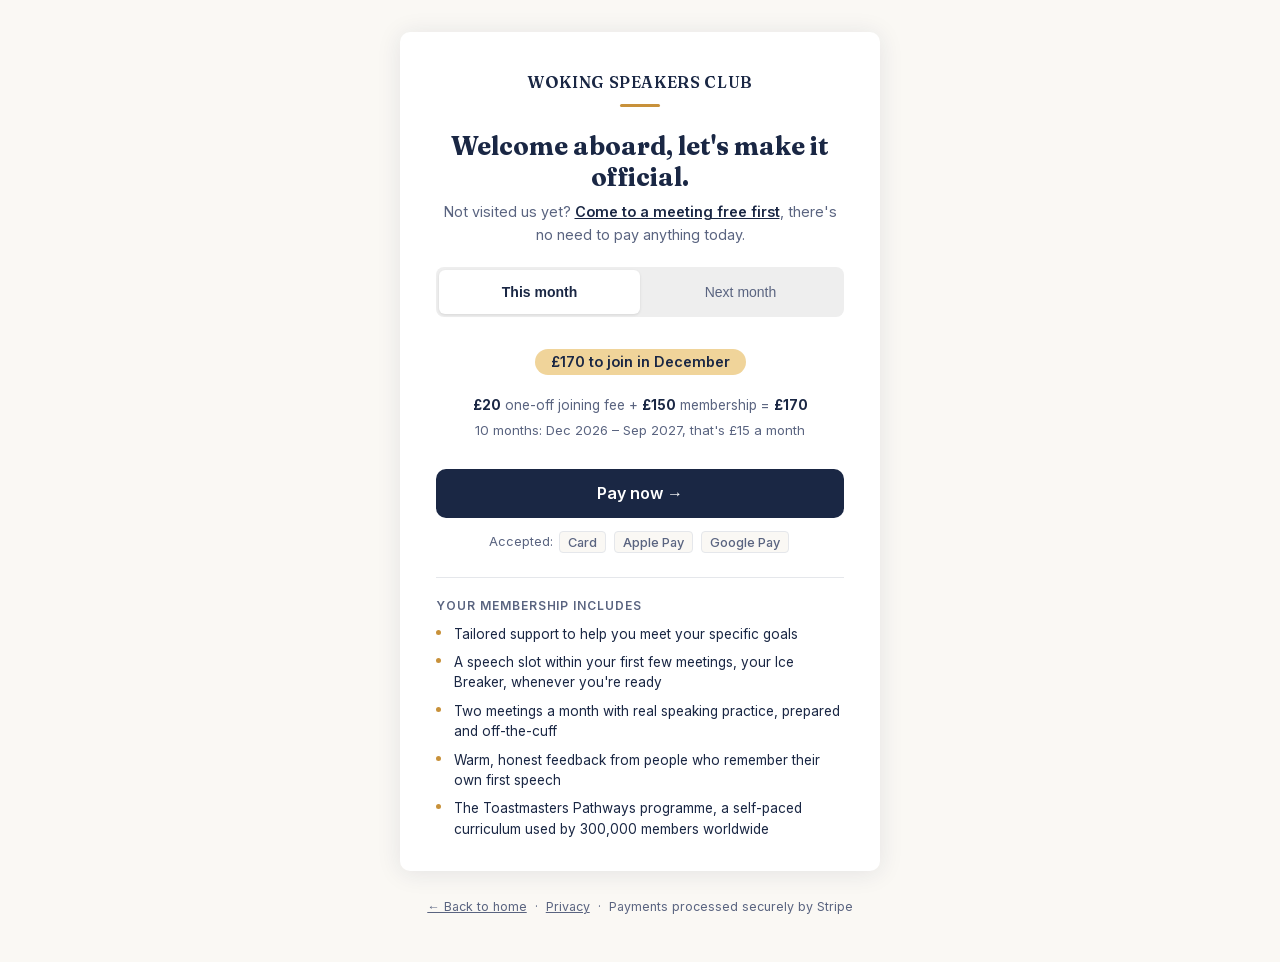
<file: join.html>
<!DOCTYPE html>
<html lang="en">
<head>
  <meta charset="UTF-8">
  <meta name="robots" content="noindex">
  <meta name="viewport" content="width=device-width, initial-scale=1.0">
  <title>Join Woking Speakers Club</title>
  <meta name="description" content="Join Woking Speakers Club, a Toastmasters club meeting on the 2nd and 4th Thursday of the month in Woking, Surrey. Pay your membership fee securely online.">
  <link rel="canonical" href="https://www.wokingspeakers.org.uk/join.html">
  <link rel="stylesheet" href="fonts.css">
  <link rel="stylesheet" href="wsc-shared.css">
  <link rel="icon" type="image/svg+xml" href="favicon.svg">
  <link rel="icon" type="image/png" sizes="32x32" href="favicon-32.png">
  <link rel="icon" type="image/png" sizes="16x16" href="favicon-16.png">
  <link rel="apple-touch-icon" href="apple-touch-icon.png">
  <script src="wsc-config.js"></script>
</head>
<body>

<div class="card">
  <div class="club-name">Woking Speakers Club</div>
  <div class="divider"></div>

  <noscript>
    <p style="text-align:center; padding:1.5rem 0; color:var(--text); font-size:0.95rem; line-height:1.6;">
      JavaScript is required to show membership pricing.<br>
      Please <a href="mailto:info@wokingspeakers.org.uk?subject=WSC%20Website%20Query" style="color:var(--navy); font-weight:600;">email us</a> and we'll get you set up.
    </p>
  </noscript>

  <!-- Loading -->
  <div id="state-loading">
    <h1>Join Us</h1>
    <p>Finding your membership fee&hellip;</p>
    <div class="spinner"></div>
  </div>

  <!-- Ready to pay -->
  <div id="state-ready">
    <h1>Welcome aboard, let's make it official.</h1>
    <p class="join-intro">Not visited us yet? <a href="/#meetings">Come to a meeting free first</a>, there's no need to pay anything today.</p>
    <div class="month-toggle" id="month-toggle">
      <button class="month-btn active" id="btn-this" onclick="selectMonth(0)">This month</button>
      <button class="month-btn" id="btn-next" onclick="selectMonth(1)">Next month</button>
    </div>
    <div class="fee-pill" id="fee-label"><!-- e.g. £150 to join in June --></div>
    <div class="fee-breakdown" id="fee-breakdown"><!-- breakdown text --></div>
    <a id="pay-link" class="btn-pay" href="mailto:info@wokingspeakers.org.uk?subject=WSC%20Website%20Query" aria-label="Pay membership fee via Stripe (opens in new tab)">Pay now &rarr;</a>
    <p class="no-stripe-note" id="no-stripe-note" style="display:none;">Online payment isn&rsquo;t set up for that month yet, <a href="mailto:info@wokingspeakers.org.uk?subject=WSC%20Website%20Query">get in touch</a> and we&rsquo;ll sort it.</p>
    <div class="payment-methods">
      Accepted: <span>Card</span> <span>Apple Pay</span> <span>Google Pay</span>
    </div>
    <div class="membership-perks">
      <p class="perks-heading">Your membership includes</p>
      <ul>
        <li>Tailored support to help you meet your specific goals</li>
        <li>A speech slot within your first few meetings, your Ice Breaker, whenever you're ready</li>
        <li>Two meetings a month with real speaking practice, prepared and off-the-cuff</li>
        <li>Warm, honest feedback from people who remember their own first speech</li>
        <li>The Toastmasters Pathways programme, a self-paced curriculum used by 300,000 members worldwide</li>
      </ul>
    </div>
  </div>

  <!-- No Stripe link configured for this month -->
  <div id="state-contact">
    <h1>Ready to Join?</h1>
    <p>
      Please get in touch and we&rsquo;ll get you set up.<br><br>
      <a href="mailto:info@wokingspeakers.org.uk?subject=WSC%20Website%20Query">info@wokingspeakers.org.uk</a>
    </p>
  </div>
</div>

<div class="footer">
  <a href="/">← Back to home</a> &nbsp;&middot;&nbsp;
  <a href="privacy.html">Privacy</a> &nbsp;&middot;&nbsp;
  Payments processed securely by Stripe
</div>

<script>
  // Stripe links and fee data now live in wsc-config.js — edit there.
  const CFG = window.WSC_CONFIG;
  const WSC_STRIPE_LINKS = CFG.stripeLinks;
  const WSC_FEE_DATA = CFG.feeData;

  const MONTH_NAMES = [
    '', 'January','February','March','April','May','June',
    'July','August','September','October','November','December'
  ];
  const MONTH_SHORT = [
    '', 'Jan','Feb','Mar','Apr','May','Jun',
    'Jul','Aug','Sep','Oct','Nov','Dec'
  ];

  // Returns a human-readable coverage string like "Jul 2026 – Mar 2027"
  function getCoverage(joiningMonth, joiningYear) {
    let endMonth, endYear;

    if (joiningMonth >= 4 && joiningMonth <= 9) {
      // In the Apr–Sep period; membership runs to end of following Oct–Mar
      endMonth = 3;
      endYear  = joiningYear + 1;
    } else {
      // In the Oct–Mar period; membership runs to end of following Apr–Sep
      endMonth = 9;
      endYear  = joiningMonth >= 10 ? joiningYear + 1 : joiningYear;
    }

    return `${MONTH_SHORT[joiningMonth]} ${joiningYear} – ${MONTH_SHORT[endMonth]} ${endYear}`;
  }

  const now = new Date();
  const thisMonth = now.getMonth() + 1; // 1–12
  const thisYear  = now.getFullYear();

  function monthOffset(offset) {
    const m = ((thisMonth - 1 + offset) % 12) + 1;
    const y = thisYear + Math.floor((thisMonth - 1 + offset) / 12);
    return { month: m, year: y };
  }

  function renderMonth(offset) {
    const { month, year } = monthOffset(offset);
    const link = WSC_STRIPE_LINKS[month];
    const fee  = WSC_FEE_DATA[month];

    document.getElementById('btn-this').classList.toggle('active', offset === 0);
    document.getElementById('btn-next').classList.toggle('active', offset === 1);

    const noStripe = document.getElementById('no-stripe-note');
    const payLink  = document.getElementById('pay-link');

    // Derived from the two fee numbers in the config, so this page can never
    // disagree with the prices shown on the homepage.
    const membership = CFG.monthlyFee * fee.months;
    const total      = CFG.joiningFee + membership;
    const coverage   = getCoverage(month, year);

    document.getElementById('fee-label').textContent =
      `£${total} to join in ${MONTH_NAMES[month]}`;
    document.getElementById('fee-breakdown').innerHTML =
      `<strong>£${CFG.joiningFee}</strong> one-off joining fee + <strong>£${membership}</strong> membership = <strong>£${total}</strong>` +
      `<br><span class="coverage-line">${fee.months} month${fee.months !== 1 ? 's' : ''}: ${coverage}, that's £${CFG.monthlyFee} a month</span>`;

    if (link) {
      payLink.href = link;
      payLink.target = '_blank';
      payLink.rel = 'noopener';
      payLink.setAttribute('aria-label', 'Pay membership fee via Stripe (opens in new tab)');
      payLink.style.display = '';
      noStripe.style.display = 'none';
    } else {
      payLink.style.display = 'none';
      noStripe.style.display = '';
    }
  }

  function selectMonth(offset) {
    renderMonth(offset);
  }

  function init() {
    document.getElementById('state-loading').style.display = 'none';

    // If this month has no Stripe link AND next month does, skip straight to
    // next month — otherwise always start on this month.
    const thisLink = WSC_STRIPE_LINKS[thisMonth];
    const nextLink = WSC_STRIPE_LINKS[monthOffset(1).month];

    if (!thisLink && !nextLink) {
      document.getElementById('state-contact').style.display = 'block';
      return;
    }

    document.getElementById('state-ready').style.display = 'block';
    renderMonth(0);
  }

  init();
</script>

<!-- Default Statcounter code for Woking Speakers Club
http://www.wokingspeakers.org.uk/ -->
<script type="text/javascript">
var sc_project=12837333;
var sc_invisible=1;
var sc_security="3ab256ce";
</script>
<script type="text/javascript"
src="https://www.statcounter.com/counter/counter.js"
async></script>
<!-- End of Statcounter Code -->

</body>
</html>
</file>
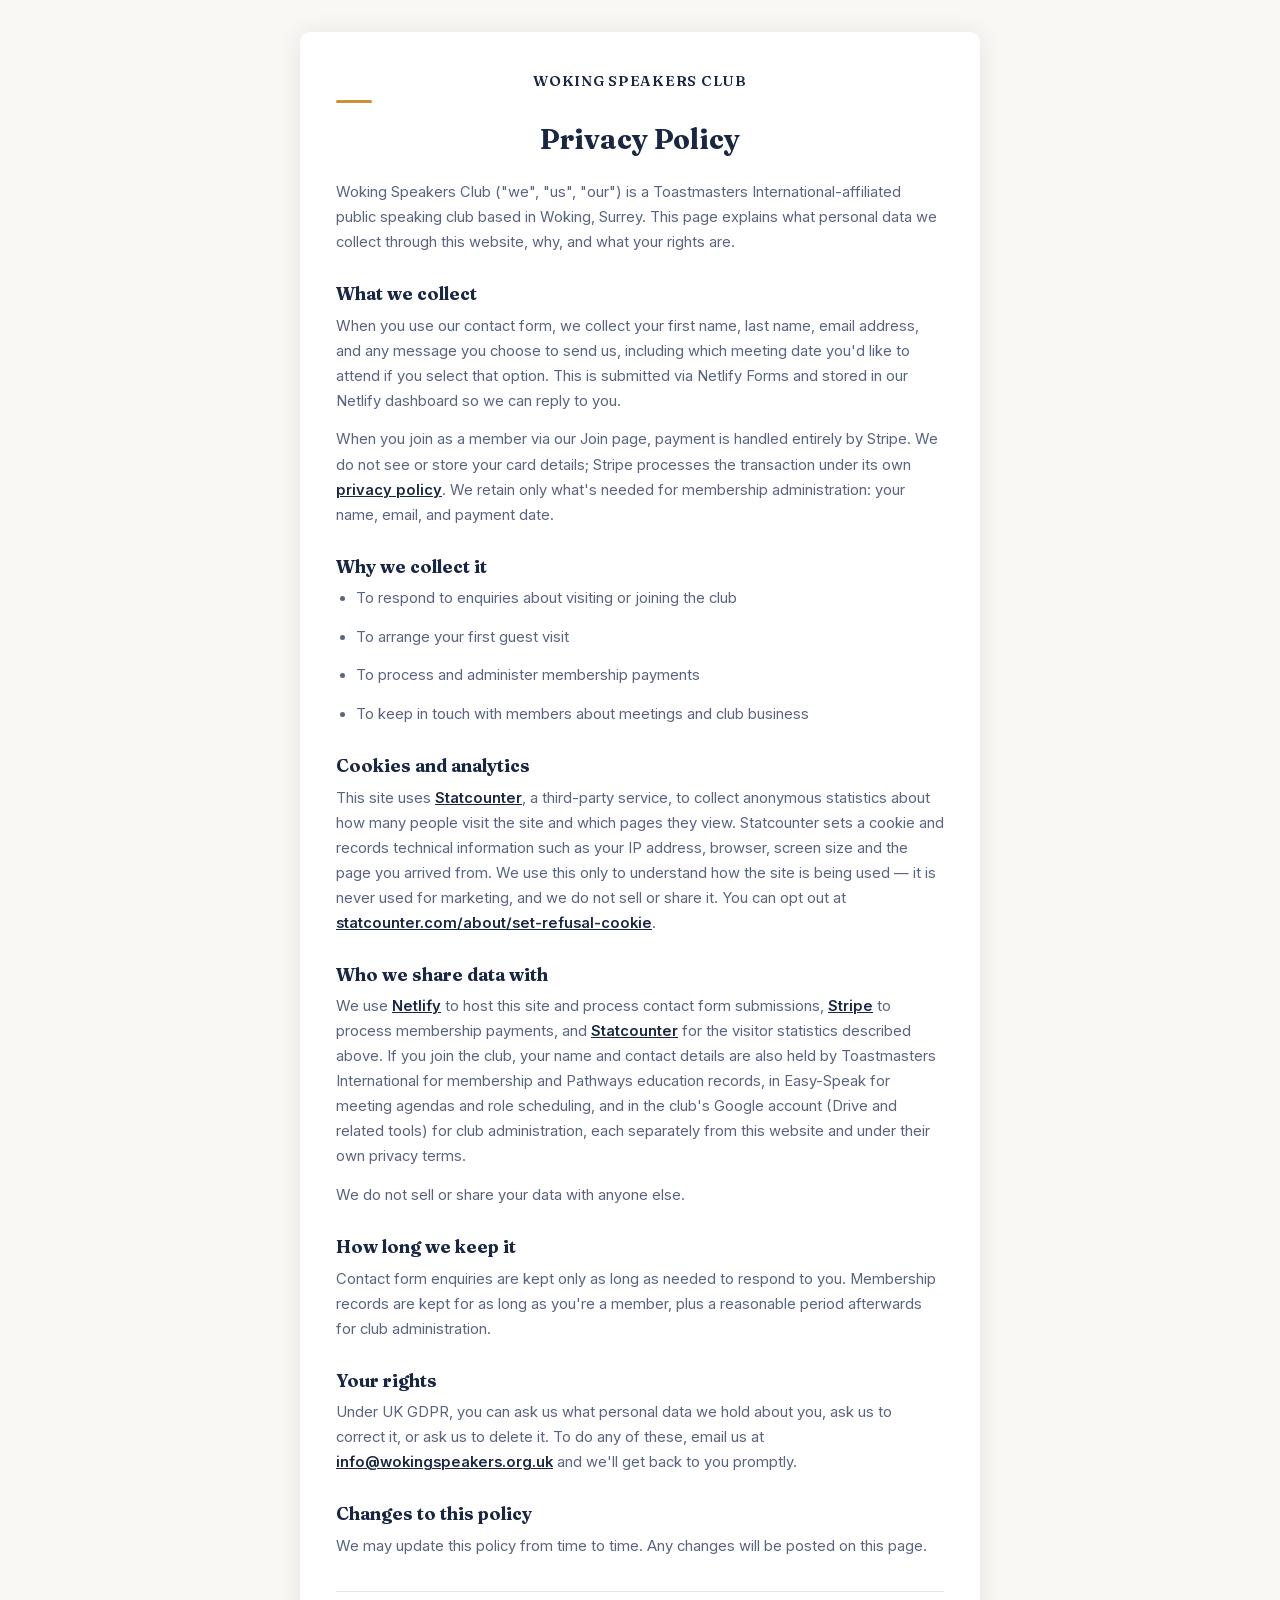
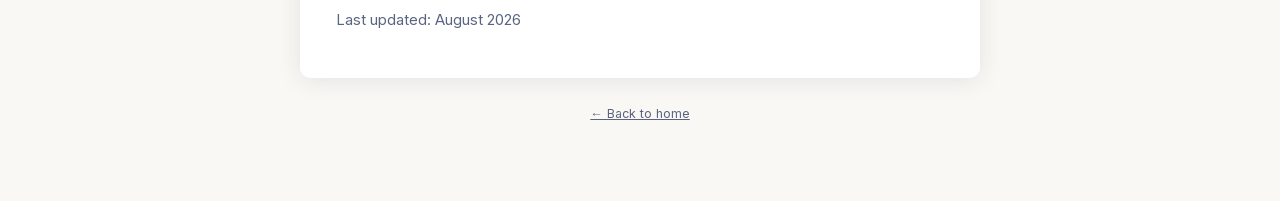
<file: privacy.html>
<!DOCTYPE html>
<html lang="en">
<head>
  <meta charset="UTF-8">
  <meta name="robots" content="noindex">
  <meta name="viewport" content="width=device-width, initial-scale=1.0">
  <title>Privacy Policy · Woking Speakers Club</title>
  <meta name="description" content="How Woking Speakers Club collects, uses, and protects your personal data.">
  <link rel="canonical" href="https://www.wokingspeakers.org.uk/privacy.html">
  <link rel="stylesheet" href="fonts.css">
  <link rel="stylesheet" href="wsc-shared.css">
  <link rel="icon" type="image/svg+xml" href="favicon.svg">
  <link rel="icon" type="image/png" sizes="32x32" href="favicon-32.png">
  <link rel="icon" type="image/png" sizes="16x16" href="favicon-16.png">
  <link rel="apple-touch-icon" href="apple-touch-icon.png">
</head>
<body class="thankyou-body">

<div class="card card--wide policy-card">

  <div class="club-name club-name--sm">Woking Speakers Club</div>
  <div class="divider divider--sm"></div>

  <h1>Privacy Policy</h1>

  <div class="policy-content">
    <p>Woking Speakers Club ("we", "us", "our") is a Toastmasters International-affiliated public speaking club based in Woking, Surrey. This page explains what personal data we collect through this website, why, and what your rights are.</p>

    <h2>What we collect</h2>
    <p>When you use our contact form, we collect your first name, last name, email address, and any message you choose to send us, including which meeting date you'd like to attend if you select that option. This is submitted via Netlify Forms and stored in our Netlify dashboard so we can reply to you.</p>
    <p>When you join as a member via our Join page, payment is handled entirely by Stripe. We do not see or store your card details; Stripe processes the transaction under its own <a href="https://stripe.com/gb/privacy" target="_blank" rel="noopener">privacy policy</a>. We retain only what's needed for membership administration: your name, email, and payment date.</p>

    <h2>Why we collect it</h2>
    <ul>
      <li>To respond to enquiries about visiting or joining the club</li>
      <li>To arrange your first guest visit</li>
      <li>To process and administer membership payments</li>
      <li>To keep in touch with members about meetings and club business</li>
    </ul>

    <h2>Cookies and analytics</h2>
    <p>This site uses <a href="https://statcounter.com/about/legal/" target="_blank" rel="noopener">Statcounter</a>, a third-party service, to collect anonymous statistics about how many people visit the site and which pages they view. Statcounter sets a cookie and records technical information such as your IP address, browser, screen size and the page you arrived from. We use this only to understand how the site is being used — it is never used for marketing, and we do not sell or share it. You can opt out at <a href="https://statcounter.com/about/set-refusal-cookie/" target="_blank" rel="noopener">statcounter.com/about/set-refusal-cookie</a>.</p>

    <h2>Who we share data with</h2>
    <p>We use <a href="https://www.netlify.com/privacy/" target="_blank" rel="noopener">Netlify</a> to host this site and process contact form submissions, <a href="https://stripe.com/gb/privacy" target="_blank" rel="noopener">Stripe</a> to process membership payments, and <a href="https://statcounter.com/about/legal/" target="_blank" rel="noopener">Statcounter</a> for the visitor statistics described above. If you join the club, your name and contact details are also held by Toastmasters International for membership and Pathways education records, in Easy-Speak for meeting agendas and role scheduling, and in the club's Google account (Drive and related tools) for club administration, each separately from this website and under their own privacy terms.</p>
    <p>We do not sell or share your data with anyone else.</p>

    <h2>How long we keep it</h2>
    <p>Contact form enquiries are kept only as long as needed to respond to you. Membership records are kept for as long as you're a member, plus a reasonable period afterwards for club administration.</p>

    <h2>Your rights</h2>
    <p>Under UK GDPR, you can ask us what personal data we hold about you, ask us to correct it, or ask us to delete it. To do any of these, email us at <a href="mailto:info@wokingspeakers.org.uk?subject=WSC%20Website%20Query">info@wokingspeakers.org.uk</a> and we'll get back to you promptly.</p>

    <h2>Changes to this policy</h2>
    <p>We may update this policy from time to time. Any changes will be posted on this page.</p>

    <p class="policy-updated">Last updated: August 2026</p>
  </div>

</div>

<div class="footer">
  <a href="/">← Back to home</a>
</div>

<!-- Default Statcounter code for Woking Speakers Club
http://www.wokingspeakers.org.uk/ -->
<script type="text/javascript">
var sc_project=12837333;
var sc_invisible=1;
var sc_security="3ab256ce";
</script>
<script type="text/javascript"
src="https://www.statcounter.com/counter/counter.js"
async></script>
<!-- End of Statcounter Code -->

</body>
</html>
</file>
<file: fonts.css>
/* =============================================================
   Self-hosted fonts (Fraunces + Inter, latin subset).
   Downloaded from Google Fonts and served from /fonts so visitors'
   browsers never contact Google (faster + better for privacy).
   ============================================================= */

@font-face {
  font-family: 'Fraunces';
  font-style: italic;
  font-weight: 300;
  font-display: swap;
  src: url(/fonts/fraunces-italic-300.woff2) format('woff2');
  unicode-range: U+0000-00FF, U+0131, U+0152-0153, U+02BB-02BC, U+02C6, U+02DA, U+02DC, U+0304, U+0308, U+0329, U+2000-206F, U+20AC, U+2122, U+2191, U+2193, U+2212, U+2215, U+FEFF, U+FFFD;
}

@font-face {
  font-family: 'Fraunces';
  font-style: normal;
  font-weight: 300;
  font-display: swap;
  src: url(/fonts/fraunces-normal-300.woff2) format('woff2');
  unicode-range: U+0000-00FF, U+0131, U+0152-0153, U+02BB-02BC, U+02C6, U+02DA, U+02DC, U+0304, U+0308, U+0329, U+2000-206F, U+20AC, U+2122, U+2191, U+2193, U+2212, U+2215, U+FEFF, U+FFFD;
}

@font-face {
  font-family: 'Fraunces';
  font-style: normal;
  font-weight: 600;
  font-display: swap;
  src: url(/fonts/fraunces-normal-600.woff2) format('woff2');
  unicode-range: U+0000-00FF, U+0131, U+0152-0153, U+02BB-02BC, U+02C6, U+02DA, U+02DC, U+0304, U+0308, U+0329, U+2000-206F, U+20AC, U+2122, U+2191, U+2193, U+2212, U+2215, U+FEFF, U+FFFD;
}

@font-face {
  font-family: 'Fraunces';
  font-style: normal;
  font-weight: 700;
  font-display: swap;
  src: url(/fonts/fraunces-normal-700.woff2) format('woff2');
  unicode-range: U+0000-00FF, U+0131, U+0152-0153, U+02BB-02BC, U+02C6, U+02DA, U+02DC, U+0304, U+0308, U+0329, U+2000-206F, U+20AC, U+2122, U+2191, U+2193, U+2212, U+2215, U+FEFF, U+FFFD;
}

@font-face {
  font-family: 'Inter';
  font-style: normal;
  font-weight: 400;
  font-display: swap;
  src: url(/fonts/inter-normal-400.woff2) format('woff2');
  unicode-range: U+0000-00FF, U+0131, U+0152-0153, U+02BB-02BC, U+02C6, U+02DA, U+02DC, U+0304, U+0308, U+0329, U+2000-206F, U+20AC, U+2122, U+2191, U+2193, U+2212, U+2215, U+FEFF, U+FFFD;
}

@font-face {
  font-family: 'Inter';
  font-style: normal;
  font-weight: 500;
  font-display: swap;
  src: url(/fonts/inter-normal-500.woff2) format('woff2');
  unicode-range: U+0000-00FF, U+0131, U+0152-0153, U+02BB-02BC, U+02C6, U+02DA, U+02DC, U+0304, U+0308, U+0329, U+2000-206F, U+20AC, U+2122, U+2191, U+2193, U+2212, U+2215, U+FEFF, U+FFFD;
}

@font-face {
  font-family: 'Inter';
  font-style: normal;
  font-weight: 600;
  font-display: swap;
  src: url(/fonts/inter-normal-600.woff2) format('woff2');
  unicode-range: U+0000-00FF, U+0131, U+0152-0153, U+02BB-02BC, U+02C6, U+02DA, U+02DC, U+0304, U+0308, U+0329, U+2000-206F, U+20AC, U+2122, U+2191, U+2193, U+2212, U+2215, U+FEFF, U+FFFD;
}

@font-face {
  font-family: 'Inter';
  font-style: normal;
  font-weight: 700;
  font-display: swap;
  src: url(/fonts/inter-normal-700.woff2) format('woff2');
  unicode-range: U+0000-00FF, U+0131, U+0152-0153, U+02BB-02BC, U+02C6, U+02DA, U+02DC, U+0304, U+0308, U+0329, U+2000-206F, U+20AC, U+2122, U+2191, U+2193, U+2212, U+2215, U+FEFF, U+FFFD;
}
</file>
<file: styles.css>
/* =============================================================
   WOKING SPEAKERS CLUB — Stylesheet
   wokingspeakers.org.uk
   
   SECTIONS:
   1.  Variables & reset
   2.  Navigation
   3.  Banner
   4.  Hero
   5.  Section shared styles
   6.  About
   7.  Meetings & timeline
   8.  First visit
   9.  FAQ
   10. Join & pricing
   11. Testimonials
   12. Contact & form
   13. Footer
   14. Responsive (mobile)
   15. Animations
   ============================================================= */

  /* ── Palette ──────────────────────────────────────────────────
     The club's navy/gold scheme. Note this is NOT the Toastmasters
     International brand palette (Loyal Blue / True Maroon / Cool Gray /
     Happy Yellow) — that was trialled and set aside deliberately.
     Every colour is tokenised here, so swapping schemes is a change to
     this block plus the --accent-ink note below, not a site-wide edit.
     ───────────────────────────────────────────────────────────── */
  :root {
    --navy: #1a2744;
    --navy-mid: #253562;
    --navy-deep: #0f1928;
    --gold: #c8913a;
    --gold-light: #f0d49a;
    --gold-hover: #d9a24d;
    --gold-pale: #fdf6e7;
    /* accent-ink drives every accent that sits on a LIGHT surface: section
       eyebrows, the facts strip, timeline markers, inline links, the event
       band. Gold is only 2.78:1 on white, so using it here is below WCAG AA
       (4.5:1) — a long-standing issue, not a new one. Darkening this single
       token to ~#94671a (4.98:1) fixes all of them without touching the gold
       used for fills and for text on navy, which is fine at 5.34:1. */
    --accent-ink: #c8913a;
    --accent-ink-hover: #c8913a;
    --accent-line: rgba(200,145,58,0.35);
    --cream: #faf8f4;
    --warm-white: #ffffff;
    --text-main: #1a2744;
    --text-muted: #5a6480;
    --text-hint: #8a94a8;
    --border: rgba(26,39,68,0.12);
    --radius: 10px;
    --radius-lg: 18px;
  }

  *, *::before, *::after { box-sizing: border-box; margin: 0; padding: 0; }

  html { scroll-behavior: smooth; font-size: 16px; overflow-x: hidden; }

  /* Skip link — visible only on keyboard focus */
  .skip-link {
    position: absolute;
    top: -100%;
    left: 1rem;
    z-index: 9999;
    background: var(--gold);
    color: var(--navy);
    font-weight: 700;
    padding: 0.5rem 1rem;
    border-radius: 0 0 6px 6px;
    text-decoration: none;
    font-size: 0.9rem;
  }
  .skip-link:focus { top: 0; }

  /* Required field asterisk */
  .required-mark { color: var(--gold); margin-left: 2px; }

  /* Form label note */
  .form-required-note { font-size: 0.78rem; color: rgba(255,255,255,0.7); margin-bottom: 1rem; }

  /* Form validation error state */
  [aria-invalid="true"] {
    border-color: #f87171 !important;
    background: rgba(248,113,113,0.08) !important;
  }
  [aria-invalid="true"]:focus {
    outline-color: #f87171;
  }

  body {
    font-family: 'Inter', sans-serif;
    background: var(--cream);
    color: var(--text-main);
    line-height: 1.6;
    overflow-x: hidden;
  }

  /* ─── NAV ─────────────────────────────────────────── */
  /* ─── BANNER ────────────────────────────────────────── */
  .next-banner {
    position: fixed;
    top: 0; left: 0; right: 0;
    z-index: 200;
    background: var(--gold);
    color: var(--navy);
    font-size: 0.82rem;
    font-weight: 600;
    padding: 8px 0.75rem;
    display: flex;
    align-items: center;
    justify-content: space-between;
    gap: 8px;
    letter-spacing: 0.01em;
    transition: transform 0.3s ease, opacity 0.3s ease;
  }
  .next-banner.dismissed {
    transform: translateY(-100%);
    opacity: 0;
    pointer-events: none;
  }
  .banner-spacer {
    width: 34px;
    flex-shrink: 0;
  }
  /* `display: flex` below would otherwise beat the hidden attribute, so the
     swap between the meeting and special-event banner needs this explicitly. */
  .banner-content[hidden] { display: none; }
  .banner-content {
    display: flex;
    align-items: center;
    justify-content: center;
    gap: 8px;
    flex: 1;
    flex-wrap: wrap;
    text-align: center;
    min-width: 0;
  }
  .banner-end {
    width: 34px;
    flex-shrink: 0;
    display: flex;
    align-items: center;
    justify-content: flex-end;
  }
  .next-banner a {
    color: var(--navy);
    text-decoration: underline;
    text-underline-offset: 2px;
    font-weight: 700;
    white-space: nowrap;
  }
  .next-banner a .cta-short { display: none; }
  .next-banner-dot {
    width: 6px; height: 6px;
    border-radius: 50%;
    background: var(--navy);
    opacity: 0.35;
    display: inline-block;
    flex-shrink: 0;
  }
  @media (max-width: 500px) {
    .next-banner-dot { display: none; }
    .banner-content { gap: 5px; }
    /* Keep the CTA on mobile, but swap to a shorter label so it fits */
    .next-banner a .cta-full { display: none; }
    .next-banner a .cta-short { display: inline; }
  }
  .banner-countdown {
    background: rgba(0,0,0,0.12);
    border-radius: 4px;
    padding: 1px 7px;
    font-size: 0.78rem;
    font-weight: 700;
    white-space: nowrap;
  }
  .banner-dismiss {
    background: rgba(0,0,0,0.22);
    border: 1px solid rgba(0,0,0,0.18);
    cursor: pointer;
    color: var(--navy);
    width: 28px;
    height: 28px;
    min-width: 28px;
    display: flex;
    align-items: center;
    justify-content: center;
    border-radius: 50%;
    transition: background 0.15s;
    padding: 0;
  }
  .banner-dismiss:hover, .banner-dismiss:active { background: rgba(0,0,0,0.38); }
  .banner-dismiss svg { pointer-events: none; display: block; }

  nav {
    position: fixed;
    top: 0; left: 0; right: 0;
    z-index: 150;
    transition: top 0.3s ease;
    background: rgba(250,248,244,0.92);
    backdrop-filter: blur(12px);
    -webkit-backdrop-filter: blur(12px);
    border-bottom: 1px solid var(--border);
    padding: 0 5vw;
    display: flex;
    align-items: center;
    justify-content: space-between;
    height: 64px;
  }

  .nav-logo {
    display: flex;
    align-items: center;
    gap: 9px;
    text-decoration: none;
  }
  .nav-logo img { height: 48px; width: auto; display: block; }
  .footer-logo-img { height: 28px; width: auto; opacity: 0.5; }

  .nav-links {
    display: flex;
    align-items: center;
    gap: 0;
    list-style: none;
  }
  .nav-links a {
    font-size: 0.875rem;
    font-weight: 500;
    color: var(--text-muted);
    text-decoration: none;
    padding: 0.5rem 0.9rem;
    border-radius: 6px;
    transition: color 0.2s, background 0.2s;
  }
  .nav-links a:hover { color: var(--navy); background: rgba(26,39,68,0.06); }
  .nav-links a:focus-visible { outline: 2px solid var(--accent-ink); outline-offset: 2px; border-radius: 4px; }

  .nav-cta {
    background: var(--navy) !important;
    color: var(--warm-white) !important;
    padding: 0.45rem 1.1rem !important;
    border-radius: 6px !important;
    font-weight: 600 !important;
    transition: background 0.2s !important;
    margin-left: 0.5rem;
  }
  .nav-cta:hover { background: var(--navy-mid) !important; }

  .nav-hamburger {
    display: none;
    flex-direction: column;
    gap: 5px;
    cursor: pointer;
    padding: 4px;
    background: none;
    border: none;
  }
  .nav-hamburger span {
    display: block;
    width: 22px;
    height: 2px;
    background: var(--navy);
    border-radius: 2px;
    transition: transform 0.3s, opacity 0.3s;
  }

  /* ─── HERO ─────────────────────────────────────────── */
  #home {
    /* Well under a full screen so the practical details in the facts strip
       below sit properly in view, rather than only peeking past the fold.
       Top padding has to clear the fixed banner + nav (~101px combined). */
    min-height: 72vh;
    display: flex;
    align-items: center;
    /* Top padding is only the pre-JS fallback — applyLayout() in wsc-site.js
       overwrites it with (banner + nav + 40). Keep it matching the common case
       (44 + 64 + 40) so the hero doesn't jump on first paint. */
    padding: 148px 5vw 52px;
    position: relative;
    overflow: hidden;
  }

  .hero-bg {
    position: absolute;
    inset: 0;
    background: linear-gradient(160deg, var(--navy) 0%, var(--navy-mid) 100%);
    z-index: 0;
  }

  .hero-arc {
    position: absolute;
    bottom: -1px;
    left: 0; right: 0;
    z-index: 1;
  }

  .hero-dots {
    position: absolute;
    inset: 0;
    z-index: 0;
    opacity: 0.08;
    background-image: radial-gradient(circle, #c8913a 1.5px, transparent 1.5px);
    background-size: 36px 36px;
  }

  .hero-inner {
    position: relative;
    z-index: 2;
    max-width: 700px;
  }

  .hero-badge {
    display: inline-flex;
    align-items: center;
    gap: 8px;
    /* Kept light: a heavier yellow wash lifts the local backdrop and eats into
       the contrast of the gold label sitting on it. */
    background: rgba(200,145,58,0.18);
    border: 1px solid rgba(200,145,58,0.35);
    border-radius: 100px;
    padding: 6px 14px;
    font-size: 0.8rem;
    font-weight: 600;
    color: var(--gold-light);
    letter-spacing: 0.04em;
    text-transform: uppercase;
    margin-bottom: 1.1rem;
  }
  .hero-badge::before {
    content: '';
    width: 6px; height: 6px;
    border-radius: 50%;
    background: var(--gold);
    display: block;
  }

  .hero-headline {
    font-family: 'Fraunces', serif;
    font-size: clamp(2.8rem, 6vw, 4.2rem);
    font-weight: 600;
    line-height: 1.08;
    letter-spacing: -0.02em;
    color: var(--warm-white);
    margin-bottom: 1.05rem;
  }
  .hero-headline em {
    font-style: italic;
    font-weight: 300;
    color: var(--gold-light);
  }

  .hero-sub {
    font-size: 1.125rem;
    color: rgba(255,255,255,0.7);
    line-height: 1.65;
    margin-bottom: 1.75rem;
    max-width: 540px;
  }

  .hero-actions {
    display: flex;
    align-items: center;
    gap: 1rem;
    flex-wrap: wrap;
  }

  .btn-primary {
    display: inline-flex;
    align-items: center;
    gap: 8px;
    background: var(--gold);
    color: var(--navy);
    font-weight: 700;
    font-size: 0.95rem;
    padding: 0.8rem 1.6rem;
    border-radius: 8px;
    text-decoration: none;
    transition: background 0.2s, transform 0.15s;
  }
  .btn-primary:hover { background: var(--gold-hover); transform: translateY(-1px); }
  .btn-primary:focus-visible { outline: 2px solid var(--gold); outline-offset: 3px; }

  .btn-ghost {
    display: inline-flex;
    align-items: center;
    gap: 8px;
    background: rgba(255,255,255,0.1);
    border: 1px solid rgba(255,255,255,0.25);
    color: var(--warm-white);
    font-weight: 500;
    font-size: 0.95rem;
    padding: 0.8rem 1.4rem;
    border-radius: 8px;
    text-decoration: none;
    transition: background 0.2s;
  }
  .btn-ghost:hover { background: rgba(255,255,255,0.18); }
  .btn-ghost:focus-visible { outline: 2px solid rgba(255,255,255,0.8); outline-offset: 3px; }

  .hero-meta {
    position: absolute;
    bottom: 90px;
    right: 5vw;
    z-index: 2;
    display: flex;
    flex-direction: column;
    align-items: flex-end;
    gap: 1rem;
  }
  .hero-stat {
    text-align: right;
  }
  .hero-stat-num {
    font-family: 'Fraunces', serif;
    font-size: 2.4rem;
    font-weight: 600;
    color: var(--gold-light);
    line-height: 1;
  }
  .hero-stat-label {
    font-size: 0.78rem;
    color: rgba(255,255,255,0.7);
    text-transform: uppercase;
    letter-spacing: 0.05em;
  }
  .hero-divider {
    width: 1px;
    height: 48px;
    background: rgba(255,255,255,0.15);
    align-self: center;
  }

  /* ─── SECTIONS ─────────────────────────────────────── */
  section { scroll-margin-top: 64px; }

  .section-inner {
    max-width: 1100px;
    margin: 0 auto;
    padding: 90px 5vw;
  }

  .section-label {
    font-size: 0.75rem;
    font-weight: 600;
    letter-spacing: 0.1em;
    text-transform: uppercase;
    color: var(--accent-ink);
    margin-bottom: 0.75rem;
    display: flex;
    align-items: center;
    gap: 8px;
  }
  .section-label::after {
    content: '';
    flex: 1;
    max-width: 40px;
    height: 1.5px;
    background: currentColor;
    opacity: 0.5;
  }

  .section-title {
    font-family: 'Fraunces', serif;
    font-size: clamp(1.9rem, 4vw, 2.8rem);
    font-weight: 600;
    line-height: 1.15;
    letter-spacing: -0.02em;
    color: var(--navy);
    margin-bottom: 1rem;
  }

  .section-sub {
    font-size: 1.05rem;
    color: var(--text-muted);
    max-width: 560px;
    line-height: 1.65;
    margin-bottom: 3rem;
  }

  /* ─── WHY JOIN ─────────────────────────────────────── */
  #about { background: var(--warm-white); }

  .about-grid {
    display: grid;
    grid-template-columns: 1fr 1fr;
    gap: 3rem;
    align-items: center;
    margin-top: 1rem;
  }

  .about-text p {
    font-size: 1.05rem;
    color: var(--text-muted);
    line-height: 1.75;
    margin-bottom: 1.2rem;
  }

  .quote-block {
    border-left: 3px solid var(--accent-ink);
    padding: 1rem 1.5rem;
    margin: 2rem 0;
    background: var(--gold-pale);
    border-radius: 0 var(--radius) var(--radius) 0;
  }
  .quote-block p {
    font-family: 'Fraunces', serif;
    font-size: 1.1rem;
    font-style: italic;
    color: var(--navy);
    line-height: 1.6;
    margin: 0 0 0.5rem !important;
  }
  .quote-block cite {
    font-size: 0.82rem;
    color: var(--text-hint);
    font-style: normal;
    font-weight: 500;
  }

  .benefits-list {
    list-style: none;
    display: flex;
    flex-direction: column;
    gap: 1.1rem;
    margin-top: 2rem;
  }
  .benefits-list li {
    display: flex;
    align-items: flex-start;
    gap: 12px;
    font-size: 0.97rem;
    color: var(--text-muted);
  }
  .benefit-icon {
    width: 32px;
    height: 32px;
    min-width: 32px;
    border-radius: 8px;
    background: var(--gold-pale);
    display: flex;
    align-items: center;
    justify-content: center;
    margin-top: -2px;
  }
  .benefit-icon svg {
    width: 16px;
    height: 16px;
    stroke: var(--accent-ink);
    fill: none;
    stroke-width: 2;
    stroke-linecap: round;
    stroke-linejoin: round;
  }

  /* Stats row */
  .stats-column {
    display: flex;
    flex-direction: column;
    gap: 1.5rem;
  }
  .stat-card {
    background: var(--cream);
    border-radius: var(--radius-lg);
    padding: 1.5rem 1.75rem;
    border: 1px solid var(--border);
  }
  .stat-card-num {
    font-family: 'Fraunces', serif;
    font-size: 2.6rem;
    font-weight: 600;
    color: var(--navy);
    line-height: 1;
    margin-bottom: 4px;
  }
  .stat-card-label {
    font-size: 0.875rem;
    color: var(--text-muted);
  }
  .stat-card-pair {
    display: grid;
    grid-template-columns: 1fr 1fr;
    gap: 1rem;
  }

  /* ─── HOW IT WORKS ─────────────────────────────────── */
  #meetings { background: var(--cream); }

  .timeline {
    display: flex;
    flex-direction: column;
    gap: 0;
    position: relative;
    padding-left: 2.5rem;
    margin-top: 1rem;
  }
  .timeline::before {
    content: '';
    position: absolute;
    left: 10px;
    top: 14px;
    bottom: 14px;
    width: 1px;
    background: linear-gradient(to bottom, var(--accent-ink) 0%, rgba(200,145,58,0.2) 100%);
  }

  .timeline-item {
    position: relative;
    padding: 1.5rem 0 1.5rem 1.5rem;
    border-bottom: 1px solid var(--border);
  }
  .timeline-item:last-child { border-bottom: none; }

  .timeline-dot {
    position: absolute;
    left: -2.5rem;
    top: 1.75rem;
    width: 20px;
    height: 20px;
    border-radius: 50%;
    background: var(--warm-white);
    border: 2px solid var(--accent-ink);
    display: flex;
    align-items: center;
    justify-content: center;
    font-size: 0.65rem;
    font-weight: 700;
    color: var(--accent-ink);
  }
  .timeline-dot svg {
    width: 11px;
    height: 11px;
    stroke: var(--accent-ink);
    fill: none;
    stroke-width: 2.2;
    stroke-linecap: round;
    stroke-linejoin: round;
  }
  .timeline-dot svg {
    width: 11px;
    height: 11px;
    stroke: var(--gold);
    fill: none;
    stroke-width: 2.2;
    stroke-linecap: round;
    stroke-linejoin: round;
  }
  .timeline-title {
    font-weight: 600;
    font-size: 1rem;
    color: var(--navy);
    margin-bottom: 0.35rem;
  }
  .timeline-body {
    font-size: 0.93rem;
    color: var(--text-muted);
    line-height: 1.6;
  }
  .timeline-tag {
    display: inline-block;
    font-size: 0.7rem;
    font-weight: 600;
    background: var(--gold-pale);
    color: var(--accent-ink);
    border-radius: 4px;
    padding: 2px 8px;
    margin-bottom: 0.5rem;
    text-transform: uppercase;
    letter-spacing: 0.05em;
  }

  .meetings-aside {
    background: var(--navy);
    border-radius: var(--radius-lg);
    padding: 2.5rem;
    color: var(--warm-white);
  }
  .meetings-aside h3 {
    font-family: 'Fraunces', serif;
    font-size: 1.4rem;
    font-weight: 600;
    margin-bottom: 1rem;
    color: var(--gold-light);
  }
  .meetings-aside p {
    font-size: 0.93rem;
    color: rgba(255,255,255,0.7);
    line-height: 1.65;
    margin-bottom: 1rem;
  }
  .venue-info {
    display: flex;
    flex-direction: column;
    gap: 0.75rem;
    margin: 1.5rem 0;
    padding: 1.25rem;
    background: rgba(255,255,255,0.06);
    border-radius: var(--radius);
    border: 1px solid rgba(255,255,255,0.1);
  }
  .venue-line {
    display: flex;
    align-items: flex-start;
    gap: 10px;
    font-size: 0.9rem;
    color: rgba(255,255,255,0.8);
  }
  .venue-icon {
    width: 14px;
    height: 14px;
    min-width: 14px;
    stroke: var(--gold);
    fill: none;
    stroke-width: 2;
    stroke-linecap: round;
    margin-top: 2px;
  }
  .btn-venue {
    display: inline-flex;
    align-items: center;
    gap: 6px;
    background: var(--gold);
    color: var(--navy);
    font-weight: 700;
    font-size: 0.875rem;
    padding: 0.65rem 1.2rem;
    border-radius: 7px;
    text-decoration: none;
    transition: background 0.2s;
    width: 100%;
    justify-content: center;
    margin-top: 0.5rem;
  }
  .btn-venue:hover { background: var(--gold-hover); }

  .meetings-layout {
    display: grid;
    grid-template-columns: 1fr 360px;
    gap: 3rem;
    align-items: start;
  }

  /* ─── First visit guest list ────────────────────────── */
  .guest-list {
    display: flex;
    flex-direction: column;
    margin-top: 1.5rem;
    border-top: 1px solid rgba(255,255,255,0.1);
  }
  .guest-row {
    display: flex;
    align-items: flex-start;
    gap: 1.5rem;
    padding: 1.85rem 0;
    border-bottom: 1px solid rgba(255,255,255,0.1);
  }
  .guest-row-icon {
    flex-shrink: 0;
    width: 52px;
    height: 52px;
    border-radius: 50%;
    background: rgba(200,145,58,0.18);
    border: 1px solid rgba(200,145,58,0.3);
    display: flex;
    align-items: center;
    justify-content: center;
    font-size: 1.4rem;
  }
  .guest-row-icon svg {
    width: 22px;
    height: 22px;
    stroke: var(--gold);
    fill: none;
    stroke-width: 1.8;
    stroke-linecap: round;
    stroke-linejoin: round;
  }
  .guest-row-icon--time {
    font-family: 'Fraunces', serif;
    font-size: 0.95rem;
    font-weight: 700;
    color: var(--gold);
  }
  .guest-row-text h3 {
    font-size: 1.05rem;
    font-weight: 600;
    color: var(--warm-white);
    margin-bottom: 0.4rem;
  }
  .guest-row-text p {
    font-size: 0.92rem;
    color: rgba(255,255,255,0.7);
    line-height: 1.65;
    max-width: 640px;
  }

  /* ─── FIRST VISIT ────────────────────────────────────*/
  #firstvisit { background: var(--navy); }
  #firstvisit .section-label { color: var(--gold); }
  #firstvisit .section-title { color: var(--warm-white); }
  #firstvisit .section-sub { color: rgba(255,255,255,0.7); }

  /* ─── STORIES ────────────────────────────────────────*/
  #stories { background: var(--warm-white); }

  /* ─── FAQ ──────────────────────────────────────────── */
  #faq { background: var(--warm-white); }

  .faq-grid {
    display: grid;
    grid-template-columns: 1fr 1fr;
    gap: 1.5rem;
    margin-top: 1rem;
  }

  .faq-item {
    background: var(--cream);
    border-radius: var(--radius-lg);
    padding: 1.5rem;
    border: 1px solid var(--border);
    transition: border-color 0.2s;
  }
  .faq-item:hover { border-color: var(--accent-line); }

  .faq-q {
    font-weight: 600;
    font-size: 0.97rem;
    color: var(--navy);
    margin-bottom: 0.5rem;
    line-height: 1.4;
  }
  .faq-a {
    font-size: 0.9rem;
    color: var(--text-muted);
    line-height: 1.6;
  }
  .faq-a a {
    color: var(--accent-ink);
    font-weight: 600;
    text-decoration: none;
  }
  .faq-a a:hover { text-decoration: underline; }

  /* ─── JOIN ─────────────────────────────────────────── */
  #join { background: var(--cream); }

  .join-grid {
    display: grid;
    grid-template-columns: 1fr 1fr;
    gap: 1.5rem;
    margin-top: 1rem;
  }

  .join-step {
    background: var(--warm-white);
    border-radius: var(--radius-lg);
    padding: 2rem;
    border: 1px solid var(--border);
    position: relative;
  }

  .join-step-num {
    font-family: 'Fraunces', serif;
    font-size: 3.5rem;
    font-weight: 600;
    color: var(--gold-pale);
    line-height: 1;
    position: absolute;
    top: 1.25rem;
    right: 1.5rem;
    user-select: none;
  }

  .join-step h3 {
    font-size: 1.05rem;
    font-weight: 600;
    color: var(--navy);
    margin-bottom: 0.5rem;
    margin-top: 0.5rem;
  }

  .join-step p {
    font-size: 0.9rem;
    color: var(--text-muted);
    line-height: 1.6;
  }
  .join-step p a {
    color: var(--accent-ink);
    font-weight: 600;
    text-decoration: none;
  }
  .join-step p a:hover { text-decoration: underline; }

  .price-box {
    background: var(--navy);
    border-radius: var(--radius-lg);
    padding: 2rem;
    margin-top: 2rem;
    display: grid;
    grid-template-columns: 1fr 1fr 1fr;
    gap: 1.5rem;
    align-items: start;
  }

  .price-item { color: var(--warm-white); }
  .price-item-label {
    font-size: 0.75rem;
    font-weight: 600;
    letter-spacing: 0.08em;
    text-transform: uppercase;
    color: rgba(255,255,255,0.7);
    margin-bottom: 0.35rem;
  }
  .price-item-value {
    font-family: 'Fraunces', serif;
    font-size: 1.9rem;
    font-weight: 600;
    color: var(--gold-light);
    line-height: 1;
  }
  .price-item-sub {
    font-size: 0.8rem;
    color: rgba(255,255,255,0.7);
    margin-top: 4px;
  }
  .price-note {
    grid-column: 1 / -1;
    font-size: 0.83rem;
    color: rgba(255,255,255,0.7);
    padding-top: 1rem;
    border-top: 1px solid rgba(255,255,255,0.1);
  }

  /* Month picker inside the price box (see the cost for any joining month) */
  .fee-picker { grid-column: 1 / -1; }
  .fee-picker-label {
    display: block;
    font-size: 0.75rem;
    font-weight: 600;
    letter-spacing: 0.08em;
    text-transform: uppercase;
    color: rgba(255,255,255,0.7);
    margin-bottom: 0.65rem;
  }
  .fee-picker-controls {
    display: flex;
    flex-wrap: wrap;
    align-items: center;
    gap: 1rem;
  }
  .fee-picker select {
    font-family: 'Inter', sans-serif;
    font-size: 0.95rem;
    font-weight: 600;
    color: var(--warm-white);
    background-color: rgba(255,255,255,0.08);
    border: 1px solid rgba(255,255,255,0.25);
    border-radius: 8px;
    padding: 0.55rem 2.2rem 0.55rem 0.9rem;
    cursor: pointer;
    appearance: none;
    -webkit-appearance: none;
    background-image: url("data:image/svg+xml,%3Csvg xmlns='http://www.w3.org/2000/svg' width='12' height='12' viewBox='0 0 24 24' fill='none' stroke='%23f0d49a' stroke-width='3' stroke-linecap='round' stroke-linejoin='round'%3E%3Cpath d='M6 9l6 6 6-6'/%3E%3C/svg%3E");
    background-repeat: no-repeat;
    background-position: right 0.8rem center;
  }
  .fee-picker select:hover { border-color: rgba(255,255,255,0.45); }
  .fee-picker select:focus-visible { outline: 2px solid var(--gold); outline-offset: 2px; }
  .fee-picker select option { color: #1a2744; }  /* readable in the native dropdown */
  .fee-picker-result {
    font-size: 0.9rem;
    color: rgba(255,255,255,0.85);
    line-height: 1.5;
    margin: 0;
  }
  .fee-picker-result strong { color: var(--gold-light); font-weight: 600; }

  /* ─── CONTACT ──────────────────────────────────────── */
  #contact { background: var(--navy); }
  #contact .section-title { color: var(--warm-white); }
  #contact .section-label { color: var(--gold); }
  #contact .section-sub { color: rgba(255,255,255,0.75); }

  .contact-grid {
    display: grid;
    grid-template-columns: 1fr 1fr;
    gap: 3rem;
    align-items: start;
    margin-top: 1rem;
  }

  .contact-form-card {
    background: rgba(255,255,255,0.04);
    border: 1px solid rgba(255,255,255,0.1);
    border-radius: var(--radius-lg);
    padding: 2rem;
  }

  .form-group {
    margin-bottom: 1.1rem;
  }
  .form-group label {
    display: block;
    font-size: 0.82rem;
    font-weight: 600;
    color: rgba(255,255,255,0.7);
    margin-bottom: 0.4rem;
    text-transform: uppercase;
    letter-spacing: 0.06em;
  }
  .form-group input,
  .form-group textarea,
  .form-group select {
    width: 100%;
    background: rgba(255,255,255,0.08);
    border: 1px solid rgba(255,255,255,0.15);
    border-radius: var(--radius);
    color: var(--warm-white);
    font-family: 'Inter', sans-serif;
    font-size: 0.95rem;
    padding: 0.7rem 1rem;
    transition: border-color 0.2s, background 0.2s;
  }
  .form-group input::placeholder,
  .form-group textarea::placeholder {
    color: rgba(255,255,255,0.7);
  }
  .form-group input:focus,
  .form-group textarea:focus,
  .form-group select:focus {
    outline: none;
    border-color: var(--gold);
    background: rgba(255,255,255,0.1);
  }
  .form-group input:focus-visible,
  .form-group textarea:focus-visible,
  .form-group select:focus-visible {
    outline: 2px solid var(--gold);
    outline-offset: 2px;
  }
  .form-group textarea { resize: vertical; min-height: 120px; }

  .form-group select option { background: var(--navy-mid); color: var(--warm-white); }

  .btn-submit {
    width: 100%;
    background: var(--gold);
    color: var(--navy);
    font-family: 'Inter', sans-serif;
    font-weight: 700;
    font-size: 0.95rem;
    padding: 0.85rem;
    border-radius: var(--radius);
    border: none;
    cursor: pointer;
    transition: background 0.2s;
  }
  .btn-submit:hover { background: var(--gold-hover); }
  .btn-submit:focus-visible { outline: 2px solid var(--gold); outline-offset: 3px; }

  .contact-links {
    display: flex;
    flex-direction: column;
    gap: 1rem;
    margin-top: 1.5rem;
  }
  .contact-link {
    display: flex;
    align-items: center;
    gap: 14px;
    padding: 1rem 1.25rem;
    background: rgba(255,255,255,0.05);
    border: 1px solid rgba(255,255,255,0.1);
    border-radius: var(--radius);
    text-decoration: none;
    color: var(--warm-white);
    font-size: 0.93rem;
    transition: background 0.2s, border-color 0.2s;
  }
  .contact-link:hover { background: rgba(255,255,255,0.1); border-color: rgba(200,145,58,0.08); }
  .contact-link-icon {
    width: 36px;
    height: 36px;
    min-width: 36px;
    border-radius: 8px;
    background: rgba(200,145,58,0.15);
    display: flex;
    align-items: center;
    justify-content: center;
  }
  .contact-link-icon svg {
    width: 18px;
    height: 18px;
    stroke: var(--gold);
    fill: none;
    stroke-width: 1.8;
    stroke-linecap: round;
    stroke-linejoin: round;
  }
  .contact-link strong { display: block; font-weight: 600; font-size: 0.9rem; }
  .contact-link span { font-size: 0.82rem; color: rgba(255,255,255,0.7); }

  /* Per-field validation message, injected under the input by wsc-site.js */
  .form-field-error {
    margin: 0.4rem 0 0;
    font-size: 0.8rem;
    color: #f87171;
    line-height: 1.4;
  }

  .form-send-error {
    margin-top: 0.75rem;
    font-size: 0.85rem;
    color: #f87171;
    line-height: 1.5;
  }
  .form-send-error a { color: #f87171; text-decoration: underline; }

  .form-success {
    display: none;
    text-align: center;
    padding: 2rem;
    color: var(--warm-white);
  }
  .form-success h4 {
    font-family: 'Fraunces', serif;
    font-size: 1.4rem;
    color: var(--gold-light);
    margin-bottom: 0.5rem;
  }
  .form-success p {
    font-size: 0.93rem;
    color: rgba(255,255,255,0.8);
  }

  /* ─── FOOTER ─────────────────────────────────────────*/
  footer {
    background: var(--navy-deep);
    padding: 2rem 5vw;
    display: flex;
    align-items: center;
    justify-content: space-between;
    flex-wrap: wrap;
    gap: 1rem;
  }
  .footer-copy {
    font-size: 0.82rem;
    color: rgba(255,255,255,0.55);
  }
  .footer-links {
    display: flex;
    gap: 1.5rem;
    list-style: none;
  }
  .footer-links a {
    font-size: 0.82rem;
    color: rgba(255,255,255,0.7);
    text-decoration: none;
    transition: color 0.2s;
  }
  .footer-links a:hover { color: var(--gold); }
  .footer-links a:focus-visible { outline: 2px solid var(--gold); outline-offset: 2px; border-radius: 3px; }

  /* ─── RESPONSIVE ─────────────────────────────────────*/

  /* ─── STORY CARDS (member testimonials) ─────────────── */
  .story-grid-wrap {
    display: grid;
    grid-template-columns: repeat(auto-fit, minmax(300px, 1fr));
    gap: 1.5rem;
    margin-bottom: 3rem;
  }
  .story-card {
    background: var(--cream);
    border-radius: var(--radius-lg);
    overflow: hidden;
    border: 1px solid var(--border);
    display: flex;
    flex-direction: column;
  }
  .story-card-body { padding: 1.75rem 1.75rem 1rem; }
  .story-card-header {
    display: flex;
    gap: 1rem;
    margin-bottom: 1.25rem;
    align-items: center;
  }
  .story-card-name { font-weight: 600; font-size: 0.95rem; color: var(--navy); }
  .story-card-role { font-size: 0.78rem; color: var(--text-hint); }
  .story-grid {
    display: grid;
    grid-template-columns: 1fr 1fr;
    gap: 0.75rem;
    margin-bottom: 1.25rem;
  }
  .story-before { background: rgba(200,145,58,0.08); border-radius: 8px; padding: 0.85rem; }
  .story-after  { background: rgba(26,39,68,0.05); border-radius: 8px; padding: 0.85rem; }
  .story-tag {
    font-size: 0.65rem;
    font-weight: 700;
    letter-spacing: 0.1em;
    text-transform: uppercase;
    color: var(--text-hint);
    margin-bottom: 0.4rem;
  }
  .story-quote-text { font-size: 0.85rem; color: var(--text-muted); line-height: 1.5; margin: 0; }
  .story-footer {
    border-top: 1px solid var(--border);
    padding: 1.25rem 1.75rem;
    background: var(--warm-white);
    flex: 1;
  }
  .story-footer p {
    font-size: 0.9rem;
    color: var(--text-muted);
    line-height: 1.65;
    margin: 0;
    font-style: italic;
  }

  /* ─── PERSONA CARDS ("Who comes here?") ─────────────── */
  .persona-panel {
    background: var(--navy);
    border-radius: var(--radius-lg);
    padding: 2.5rem;
    margin-top: 1rem;
  }
  .persona-panel-head { text-align: center; margin-bottom: 2rem; }
  .persona-panel-title {
    font-family: 'Fraunces', serif;
    font-size: 1.6rem;
    font-weight: 600;
    color: var(--warm-white);
    letter-spacing: -0.02em;
    margin-top: 0.5rem;
  }
  .persona-grid {
    display: grid;
    grid-template-columns: repeat(auto-fit, minmax(200px, 1fr));
    gap: 1rem;
  }
  .persona-card {
    background: rgba(255,255,255,0.05);
    border: 1px solid rgba(255,255,255,0.1);
    border-radius: var(--radius);
    padding: 1.25rem;
  }
  .persona-icon { margin-bottom: 0.6rem; }
  .persona-icon svg {
    width: 26px;
    height: 26px;
    stroke: var(--gold);
    fill: none;
    stroke-width: 1.8;
    stroke-linecap: round;
    stroke-linejoin: round;
  }
  .persona-title { font-weight: 600; font-size: 0.9rem; color: var(--warm-white); margin-bottom: 0.35rem; }
  .persona-desc { font-size: 0.82rem; color: rgba(255,255,255,0.7); line-height: 1.55; margin: 0; }

  /* ─── CLUB GALLERY ("Club in action") ───────────────── */
  .gallery-panel {
    background: var(--cream);
    border: 1px solid rgba(26,39,68,0.08);
    border-radius: var(--radius-lg);
    padding: 2.5rem;
    margin-top: 1rem;
    text-align: center;
  }
  .gallery-panel-title {
    font-family: 'Fraunces', serif;
    font-size: 1.6rem;
    font-weight: 600;
    color: var(--navy);
    letter-spacing: -0.02em;
    margin-top: 0.5rem;
  }
  .gallery-panel-sub {
    color: var(--text-muted);
    font-size: 0.95rem;
    margin: 0.5rem 0 2rem;
  }

  /* Carousel shell: track scrolls horizontally, arrows sit on top of it */
  .gallery-carousel { position: relative; }
  .gallery-track {
    display: flex;
    gap: 1rem;
    overflow-x: auto;
    scroll-snap-type: x mandatory;
    scroll-behavior: smooth;
    padding: 0.25rem 0.25rem 1rem;
    margin: 0 -0.25rem;
    /* Hide the scrollbar — the arrow buttons and touch/trackpad swipe drive scrolling */
    scrollbar-width: none;
  }
  .gallery-track::-webkit-scrollbar { display: none; }
  .gallery-item {
    position: relative;
    flex: 0 0 auto;
    width: 260px;
    aspect-ratio: 4 / 3;
    border-radius: var(--radius);
    overflow: hidden;
    box-shadow: 0 8px 20px -10px rgba(26,39,68,0.25);
    scroll-snap-align: start;
  }
  .gallery-item img {
    width: 100%;
    height: 100%;
    object-fit: cover;
    display: block;
  }
  .gallery-caption {
    position: absolute;
    left: 0;
    right: 0;
    bottom: 0;
    display: flex;
    flex-direction: column;
    gap: 0.1rem;
    padding: 1.75rem 0.7rem 0.6rem;
    background: linear-gradient(transparent, rgba(26,39,68,0.9));
    color: var(--warm-white);
  }
  .gallery-caption-text {
    font-size: 0.78rem;
    font-weight: 600;
    line-height: 1.3;
    letter-spacing: 0.01em;
    /* Clamp to two lines so a long description ellipsizes rather than
       creeping up over the photo. */
    display: -webkit-box;
    -webkit-line-clamp: 2;
    -webkit-box-orient: vertical;
    overflow: hidden;
  }
  .gallery-caption-text:empty { display: none; }
  .gallery-caption-date {
    font-size: 0.66rem;
    font-weight: 600;
    letter-spacing: 0.04em;
    text-transform: uppercase;
    color: var(--gold-light);
    opacity: 0.85;
  }
  .gallery-nav-btn {
    position: absolute;
    top: 50%;
    transform: translateY(-50%);
    width: 40px;
    height: 40px;
    border-radius: 50%;
    background: var(--warm-white);
    border: 1px solid rgba(26,39,68,0.12);
    box-shadow: 0 6px 16px -6px rgba(26,39,68,0.3);
    display: flex;
    align-items: center;
    justify-content: center;
    cursor: pointer;
    color: var(--navy);
    z-index: 2;
  }
  .gallery-nav-btn:hover { background: var(--gold-pale); }
  .gallery-nav-btn.is-hidden { display: none; } /* nothing to scroll to in that direction */
  .gallery-nav-btn.prev { left: -18px; }
  .gallery-nav-btn.next { right: -18px; }
  @media (max-width: 700px) {
    .gallery-nav-btn { display: none; } /* touch/trackpad swipe covers mobile */
  }

  /* ─── MEMBER PHOTOS (testimonials) ──────────────────────────*/
  .member-avatar {
    position: relative;
    width: 64px;
    height: 64px;
    overflow: hidden;
    flex-shrink: 0;
  }

  .member-photo {
    width: 64px;
    height: 64px;
    border-radius: 50%;
    object-fit: cover;           /* crop to circle neatly */
    object-position: center top; /* favour face over chest */
    border: 2px solid var(--border);
    display: block;
  }

  .member-initials {
    width: 64px;
    height: 64px;
    border-radius: 50%;
    background: var(--navy);
    display: flex;               /* shown only when photo missing */
    align-items: center;
    justify-content: center;
    font-family: 'Fraunces', serif;
    font-size: 1.5rem;
    font-weight: 600;
    color: var(--gold-light);
    border: 2px solid var(--border);
  }

  @media (max-width: 900px) {
    .about-grid,
    .meetings-layout,
    .contact-grid { grid-template-columns: 1fr; }
    .faq-grid,
    .join-grid { grid-template-columns: 1fr; }
    .price-box { grid-template-columns: 1fr 1fr; }
    .hero-meta { display: none; }
    .nav-links { display: none; flex-direction: column; position: absolute;
      top: 100%; left: 0; right: 0; background: var(--cream);
      border-bottom: 1px solid var(--border); padding: 1rem 5vw 1.5rem;
      gap: 0.25rem; }
    .nav-links.open { display: flex; }
    .nav-links a { width: 100%; padding: 0.65rem 0.75rem; }
    .nav-hamburger { display: flex; }
  }

  @media (max-width: 600px) {
    .price-box { grid-template-columns: 1fr; }
    .stat-card-pair { grid-template-columns: 1fr; }
    .hero-headline { font-size: 2.4rem; }
    .join-grid { grid-template-columns: 1fr; }
  }


  /* ─── ANIMATIONS ─────────────────────────────────────*/
  @media (prefers-reduced-motion: no-preference) {
    .fade-up {
      opacity: 0;
      transform: translateY(24px);
      transition: opacity 0.55s ease, transform 0.55s ease;
    }
    .fade-up.visible {
      opacity: 1;
      transform: translateY(0);
    }
  }

  .form-row {
    display: grid;
    grid-template-columns: 1fr 1fr;
    gap: 0.85rem;
  }
  @media (max-width: 600px) { .form-row { grid-template-columns: 1fr; } }

/* ── Add to Calendar ─────────────────────────────────────── */
.cal-wrap { position: relative; display: inline-block; }
.cal-btn {
  display: inline-flex; align-items: center; gap: 5px;
  font-size: 0.7rem; font-weight: 600; font-family: 'Inter', sans-serif;
  background: rgba(255,255,255,0.12); color: rgba(255,255,255,0.85);
  border: 1px solid rgba(255,255,255,0.2); border-radius: 5px;
  padding: 3px 8px; cursor: pointer; white-space: nowrap;
  transition: background 0.15s; line-height: 1.5;
}
.cal-btn:hover { background: rgba(255,255,255,0.22); color: rgba(255,255,255,0.9); border-color: rgba(255,255,255,0.4); }
.cal-dropdown {
  display: none; position: absolute; right: 0; top: calc(100% + 4px);
  background: #1a2b47; border: 1px solid rgba(255,255,255,0.15);
  border-radius: 8px; min-width: 170px; z-index: 9999;
  box-shadow: 0 8px 28px rgba(0,0,0,0.45); overflow: hidden;
}
.cal-dropdown.open { display: block; }
.cal-dropdown a {
  display: flex; align-items: center; gap: 8px;
  padding: 9px 13px; font-size: 0.82rem; font-weight: 500;
  color: rgba(255,255,255,0.85); text-decoration: none;
  transition: background 0.1s; white-space: nowrap;
}
.cal-dropdown a:hover { background: rgba(255,255,255,0.09); }

  /* ─────────────────────────────────────────────────────────────
     MEMBERS PAGE  (members.html)
     Members-only resources page listing files from a Google Drive
     folder. These styles are used only by members.html.
     ───────────────────────────────────────────────────────────── */
  body.members-page { background: var(--cream); }

  .members-back {
    font-size: 0.875rem;
    font-weight: 600;
    color: var(--text-muted);
    text-decoration: none;
    padding: 0.5rem 0.9rem;
    border-radius: 6px;
    transition: color 0.2s, background 0.2s;
  }
  .members-back:hover { color: var(--navy); background: rgba(26,39,68,0.06); }
  .members-back:focus-visible { outline: 2px solid var(--accent-ink); outline-offset: 2px; }

  .members-header {
    /* top padding is set in JS to clear the fixed nav (measured, not hardcoded) */
    background: linear-gradient(160deg, var(--navy), var(--navy-deep));
    color: var(--warm-white);
    padding: 3.5rem 5vw 3rem;
    text-align: center;
  }
  .members-header-inner { max-width: 720px; margin: 0 auto; }
  .members-header .section-label { color: var(--gold); justify-content: center; }
  .members-title {
    font-family: 'Fraunces', serif;
    font-size: clamp(1.9rem, 4vw, 2.8rem);
    font-weight: 600;
    line-height: 1.15;
    letter-spacing: -0.02em;
    margin-bottom: 1rem;
  }
  .members-welcome {
    font-size: 1.05rem;
    color: rgba(255,255,255,0.7);
    line-height: 1.65;
    max-width: 560px;
    margin: 0 auto;
  }

  .members-main { max-width: 1100px; margin: 0 auto; padding: 3.5rem 5vw 1rem; }

  .members-section { margin-bottom: 3rem; }
  .members-section-title {
    font-family: 'Fraunces', serif;
    font-size: 1.5rem;
    font-weight: 600;
    color: var(--navy);
    margin-bottom: 1.25rem;
    padding-bottom: 0.6rem;
    border-bottom: 1.5px solid var(--border);
  }

  .file-grid {
    display: grid;
    grid-template-columns: repeat(auto-fill, minmax(260px, 1fr));
    gap: 1rem;
  }

  .file-card {
    display: flex;
    align-items: center;
    gap: 0.9rem;
    background: var(--warm-white);
    border: 1px solid var(--border);
    border-radius: var(--radius-lg);
    padding: 1.1rem 1.25rem;
    text-decoration: none;
    color: var(--navy);
    box-shadow: 0 8px 20px -14px rgba(26,39,68,0.25);
    transition: transform 0.15s ease, box-shadow 0.15s ease, border-color 0.15s ease;
  }
  .file-card:hover {
    transform: translateY(-2px);
    box-shadow: 0 14px 30px -16px rgba(26,39,68,0.35);
    border-color: var(--accent-line);
  }
  .file-card:focus-visible { outline: 2px solid var(--accent-ink); outline-offset: 2px; }
  .file-card-icon { font-size: 1.7rem; line-height: 1; flex-shrink: 0; }
  .file-card-text { display: flex; flex-direction: column; gap: 0.15rem; min-width: 0; flex: 1; }
  .file-card-name { font-weight: 600; font-size: 0.95rem; line-height: 1.3; word-break: break-word; }
  .file-card-meta { font-size: 0.78rem; color: var(--text-muted); }
  .file-card-arrow { color: var(--accent-ink); font-weight: 700; flex-shrink: 0; opacity: 0.7; }

  /* Callouts: setup notice, error, empty */
  .members-callout {
    display: flex;
    gap: 1rem;
    align-items: flex-start;
    background: var(--warm-white);
    border: 1px solid var(--border);
    border-radius: var(--radius-lg);
    padding: 1.5rem 1.75rem;
    max-width: 640px;
  }
  .members-callout--notice { background: var(--gold-pale); border-color: var(--accent-line); }
  .members-callout--error  { background: #fdece9; border-color: rgba(179,67,43,0.35); }
  .members-callout-icon { font-size: 1.6rem; line-height: 1; flex-shrink: 0; }
  .members-callout-title {
    font-family: 'Fraunces', serif;
    font-size: 1.2rem;
    font-weight: 600;
    color: var(--navy);
    margin-bottom: 0.5rem;
  }
  .members-callout p { color: var(--text-muted); font-size: 0.95rem; margin-bottom: 0.5rem; }
  .members-callout p:last-child { margin-bottom: 0; }
  .members-callout code {
    background: rgba(26,39,68,0.07);
    padding: 0.1rem 0.35rem;
    border-radius: 4px;
    font-size: 0.85em;
  }
  .members-callout a { color: var(--accent-ink); font-weight: 600; }

  /* Skeleton loading */
  .file-card--skeleton { pointer-events: none; }
  .skeleton-icon, .skeleton-line {
    display: block;
    background: linear-gradient(90deg, rgba(26,39,68,0.06) 25%, rgba(26,39,68,0.12) 37%, rgba(26,39,68,0.06) 63%);
    background-size: 400% 100%;
    border-radius: 6px;
    animation: members-shimmer 1.4s ease infinite;
  }
  .skeleton-icon { width: 28px; height: 28px; border-radius: 8px; flex-shrink: 0; }
  .skeleton-line { height: 10px; }
  .skeleton-line--name { width: 70%; margin-bottom: 8px; }
  .skeleton-line--meta { width: 40%; }
  @keyframes members-shimmer {
    0%   { background-position: 100% 50%; }
    100% { background-position: 0 50%; }
  }
  @media (prefers-reduced-motion: reduce) {
    .skeleton-icon, .skeleton-line { animation: none; }
  }

  .members-footer-note {
    max-width: 1100px;
    margin: 0 auto;
    padding: 1rem 5vw 3.5rem;
    color: var(--text-muted);
    font-size: 0.9rem;
    line-height: 1.65;
  }
  .members-footer-note p { margin-bottom: 0.75rem; }
  .members-footer-note strong { color: var(--navy); }
  .members-footer-note a { color: var(--accent-ink); font-weight: 600; text-decoration: none; }
  .members-footer-note a:hover { text-decoration: underline; }

  @media (max-width: 600px) {
    .file-grid { grid-template-columns: 1fr; }
  }

  /* ─── GALLERY LIGHTBOX (click a photo to enlarge) ─── */
  .gallery-item img { cursor: zoom-in; }

  .lightbox {
    position: fixed;
    inset: 0;
    z-index: 2000;
    display: flex;
    align-items: center;
    justify-content: center;
    padding: 4vh 4vw;
    background: rgba(15, 25, 40, 0.9);
    -webkit-backdrop-filter: blur(4px);
    backdrop-filter: blur(4px);
    opacity: 0;
    visibility: hidden;
    pointer-events: none;
    transition: opacity 0.2s ease, visibility 0.2s ease;
  }
  .lightbox.open { opacity: 1; visibility: visible; pointer-events: auto; }

  .lightbox-figure {
    margin: 0;
    max-width: 100%;
    max-height: 100%;
    display: flex;
    flex-direction: column;
    align-items: center;
    gap: 0.9rem;
  }
  .lightbox-img {
    max-width: 90vw;
    max-height: 82vh;
    width: auto;
    height: auto;
    border-radius: var(--radius);
    box-shadow: 0 24px 60px -12px rgba(0, 0, 0, 0.6);
    background: #fff;
  }
  .lightbox-caption {
    display: flex;
    flex-direction: column;
    align-items: center;
    gap: 0.15rem;
    text-align: center;
    max-width: 90vw;
  }
  .lightbox-caption-text { font-size: 0.95rem; font-weight: 600; color: rgba(255, 255, 255, 0.92); }
  .lightbox-caption-date {
    font-size: 0.72rem;
    font-weight: 600;
    letter-spacing: 0.04em;
    text-transform: uppercase;
    color: var(--gold-light);
  }
  .lightbox-close {
    position: absolute;
    top: max(1rem, 2vh);
    right: max(1rem, 3vw);
    width: 42px;
    height: 42px;
    display: flex;
    align-items: center;
    justify-content: center;
    border: none;
    border-radius: 50%;
    background: rgba(255, 255, 255, 0.14);
    color: #fff;
    cursor: pointer;
    transition: background 0.15s;
  }
  .lightbox-close:hover { background: rgba(255, 255, 255, 0.28); }
  .lightbox-close:focus-visible { outline: 2px solid var(--gold); outline-offset: 2px; }

  @media (prefers-reduced-motion: reduce) {
    .lightbox { transition: none; }
  }

  /* ─── BACK TO TOP (floating button) ─── */
  .back-to-top {
    position: fixed;
    bottom: 1.5rem;
    right: 1.5rem;
    z-index: 140;                 /* under the fixed nav (150) and lightbox (2000) */
    width: 46px;
    height: 46px;
    border-radius: 50%;
    border: none;
    background: var(--navy);
    color: var(--gold-light);
    display: flex;
    align-items: center;
    justify-content: center;
    cursor: pointer;
    box-shadow: 0 6px 20px -6px rgba(26,39,68, 0.55);
    /* Hidden until scrolled down; JS toggles .visible */
    opacity: 0;
    visibility: hidden;
    transform: translateY(10px);
    transition: opacity 0.25s ease, transform 0.25s ease, visibility 0.25s ease, background 0.15s ease;
  }
  .back-to-top.visible { opacity: 1; visibility: visible; transform: translateY(0); }
  .back-to-top:hover { background: var(--navy-mid); color: #fff; }
  .back-to-top:focus-visible { outline: 2px solid var(--accent-ink); outline-offset: 3px; }

  @media (max-width: 600px) {
    .back-to-top { bottom: 1rem; right: 1rem; width: 42px; height: 42px; }
  }
  @media (prefers-reduced-motion: reduce) {
    .back-to-top { transition: opacity 0.25s ease, visibility 0.25s ease; transform: none; }
  }

  /* ─── AT-A-GLANCE FACTS STRIP (under the hero) ──────── */
  .facts-strip {
    background: var(--warm-white);
    border-bottom: 1px solid var(--border);
    padding: 1.75rem 5vw;
  }
  .facts-inner {
    max-width: 1100px;
    margin: 0 auto;
    display: grid;
    grid-template-columns: repeat(3, 1fr);
    gap: 2rem;
  }
  .fact { display: flex; gap: 0.85rem; align-items: flex-start; }
  .fact-icon {
    width: 34px;
    height: 34px;
    border-radius: 9px;
    background: var(--gold-pale);
    display: flex;
    align-items: center;
    justify-content: center;
    flex-shrink: 0;
  }
  .fact-icon svg {
    width: 17px;
    height: 17px;
    stroke: var(--accent-ink);
    fill: none;
    stroke-width: 1.9;
    stroke-linecap: round;
    stroke-linejoin: round;
  }
  .fact-text { min-width: 0; }
  .fact-label {
    font-size: 0.68rem;
    font-weight: 700;
    letter-spacing: 0.1em;
    text-transform: uppercase;
    color: var(--accent-ink);
    margin-bottom: 0.2rem;
  }
  .fact-main {
    font-size: 0.92rem;
    font-weight: 600;
    color: var(--navy);
    line-height: 1.35;
    word-break: break-word;
  }
  .fact-sub {
    font-size: 0.8rem;
    color: var(--text-muted);
    line-height: 1.5;
    margin-top: 0.15rem;
  }
  .fact a { color: var(--navy); font-weight: 600; text-decoration: none; border-bottom: 1px solid var(--accent-line); }
  .fact a:hover { color: var(--accent-ink-hover); }
  .fact-sub a { color: var(--text-muted); font-weight: 500; }
  .fact-sub a:hover { color: var(--accent-ink-hover); }

  @media (max-width: 900px) {
    .facts-inner { grid-template-columns: 1fr; gap: 1.1rem; }
    .facts-strip { padding: 1.35rem 5vw; }
  }

  /* ─── SPECIAL EVENT PANEL (open house etc.) ─────────── */
  /* Shown only when a specialEvent is set in wsc-config.js. */
  .event-band {
    background: var(--gold-pale);
    border-top: 1px solid var(--accent-line);
    border-bottom: 1px solid var(--accent-line);
    padding: 2.5rem 5vw;
  }
  .event-band[hidden] { display: none; }   /* belt-and-braces with the hidden attr */

  .event-inner {
    max-width: 1100px;
    margin: 0 auto;
    display: flex;
    align-items: center;
    justify-content: space-between;
    gap: 2rem;
    flex-wrap: wrap;
  }
  .event-text { flex: 1; min-width: 260px; }

  .event-label {
    display: inline-flex;
    align-items: center;
    gap: 8px;
    font-size: 0.72rem;
    font-weight: 700;
    letter-spacing: 0.12em;
    text-transform: uppercase;
    color: var(--accent-ink);
    margin-bottom: 0.6rem;
  }
  .event-pulse {
    width: 8px;
    height: 8px;
    border-radius: 50%;
    background: var(--accent-ink);
    box-shadow: 0 0 0 0 rgba(200,145,58,0.6);
    animation: event-pulse 2.2s ease-out infinite;
  }
  @keyframes event-pulse {
    70%  { box-shadow: 0 0 0 9px rgba(200,145,58,0); }
    100% { box-shadow: 0 0 0 0 rgba(200,145,58,0); }
  }

  .event-title {
    font-family: 'Fraunces', serif;
    font-size: clamp(1.5rem, 3vw, 2.1rem);
    font-weight: 600;
    line-height: 1.15;
    letter-spacing: -0.01em;
    color: var(--navy);
    margin-bottom: 0.4rem;
  }
  .event-when {
    font-size: 0.95rem;
    font-weight: 600;
    color: var(--accent-ink);
    margin-bottom: 0.6rem;
  }
  .event-blurb {
    font-size: 0.98rem;
    color: var(--text-muted);
    line-height: 1.65;
    max-width: 60ch;
  }
  .event-blurb[hidden] { display: none; }

  .event-actions {
    display: flex;
    flex-direction: column;
    align-items: flex-start;
    gap: 0.75rem;
    flex-shrink: 0;
  }
  /* The calendar button sits on a light panel here, so flip it to dark-on-light */
  .event-cal .cal-btn {
    background: rgba(26,39,68,0.06);
    border-color: rgba(26,39,68,0.2);
    color: var(--navy);
    font-size: 0.78rem;
    padding: 5px 10px;
  }
  .event-cal .cal-btn:hover {
    background: rgba(26,39,68,0.12);
    border-color: rgba(26,39,68,0.35);
    color: var(--navy);
  }
  .event-cal .cal-btn svg { stroke: var(--navy); }

  @media (max-width: 700px) {
    .event-band { padding: 2rem 5vw; }
    .event-inner { flex-direction: column; align-items: flex-start; gap: 1.25rem; }
    .event-actions { width: 100%; }
  }
  @media (prefers-reduced-motion: reduce) {
    .event-pulse { animation: none; }
  }
</file>
<file: wsc-shared.css>
/* =============================================================
   WSC SHARED STYLES
   Used by join.html and thankyou.html
   index.html has its own full styles.css
   ============================================================= */

/* ─── Design tokens ─────────────────────────────────── */
:root {
  --navy:      #1a2744;
  --gold:      #c8913a;
  --gold-light:#f0d49a;
  --white:     #ffffff;
  --text:      #1a2744;
  --muted:     #5a6480;
  --bg:        #faf8f4;
  --radius:    10px;
  --green:     #166534;
  --green-bg:  #dcfce7;
}

body.thankyou-body {
  justify-content: flex-start;
  padding: 2rem 1.25rem 4rem;
}

/* ─── Reset & base ──────────────────────────────────── */
*, *::before, *::after { box-sizing: border-box; margin: 0; padding: 0; }
html { height: 100%; }
body {
  font-family: 'Inter', sans-serif;
  background: var(--bg);
  color: var(--text);
  display: flex;
  flex-direction: column;
  align-items: center;
  justify-content: center;
  min-height: 100vh;
  padding: 2rem 1.25rem;
}

/* ─── Card ──────────────────────────────────────────── */
.card {
  background: var(--white);
  border-radius: var(--radius);
  box-shadow: 0 2px 24px rgba(27,42,74,0.10);
  padding: 2.5rem 2.25rem 2rem;
  max-width: 480px;
  width: 100%;
  text-align: center;
}

.club-name {
  font-family: 'Fraunces', serif;
  font-size: 1rem;
  font-weight: 600;
  color: var(--navy);
  letter-spacing: 0.04em;
  text-transform: uppercase;
  margin-bottom: 0.25rem;
}

.divider {
  width: 40px;
  height: 3px;
  background: var(--gold);
  border-radius: 2px;
  margin: 0.75rem auto 1.5rem;
}

/* ─── Footer ────────────────────────────────────────── */
.footer {
  margin-top: 1.75rem;
  margin-bottom: 1rem;
  font-size: 0.78rem;
  color: var(--muted);
  text-align: center;
}
.footer a { color: var(--muted); text-decoration: underline; }

/* ─── Responsive ────────────────────────────────────── */
@media (max-width: 500px) {
  .card { padding: 2rem 1.5rem 1.75rem; }
}

/* ─── Loading state ─────────────────────────────────── */
#state-loading h1 {
  font-family: 'Fraunces', serif;
  font-size: 1.6rem;
  font-weight: 700;
  color: var(--navy);
  margin-bottom: 0.5rem;
}
#state-loading p {
  color: var(--muted);
  font-size: 0.95rem;
  margin-bottom: 1.5rem;
}
.spinner {
  width: 36px; height: 36px;
  border: 3px solid var(--gold-light);
  border-top-color: var(--gold);
  border-radius: 50%;
  animation: spin 0.8s linear infinite;
  margin: 0 auto;
}
@keyframes spin { to { transform: rotate(360deg); } }

/* ─── Join page: ready state ────────────────────────── */
#state-ready { display: none; }
#state-ready h1 {
  font-family: 'Fraunces', serif;
  font-size: 1.6rem;
  font-weight: 700;
  color: var(--navy);
  margin-bottom: 0.5rem;
}
.join-intro {
  font-size: 0.9rem;
  color: var(--muted);
  line-height: 1.6;
  margin-bottom: 1.25rem;
}
.join-intro a { color: var(--navy); font-weight: 600; }

.month-toggle {
  display: flex;
  gap: 0;
  background: #eee;
  border-radius: 8px;
  padding: 3px;
  margin-bottom: 1.25rem;
}
.month-btn {
  flex: 1;
  padding: 0.65rem 1rem;
  min-height: 44px;
  border: none;
  border-radius: 6px;
  background: transparent;
  color: var(--muted);
  font-size: 0.875rem;
  font-weight: 500;
  cursor: pointer;
  transition: background 0.15s, color 0.15s;
}
.month-btn:focus-visible {
  outline: 2px solid var(--navy);
  outline-offset: 2px;
}
.month-btn.active {
  background: var(--white);
  color: var(--navy);
  font-weight: 600;
  box-shadow: 0 1px 3px rgba(0,0,0,0.1);
}
.no-stripe-note {
  font-size: 0.85rem;
  color: var(--muted);
  text-align: center;
  margin-top: 0.5rem;
}
.no-stripe-note a { color: var(--navy); }

.fee-pill {
  display: inline-block;
  background: var(--gold-light);
  color: var(--navy);
  font-weight: 600;
  font-size: 0.9rem;
  border-radius: 100px;
  padding: 0.3rem 1rem;
  margin: 0.75rem 0 1.25rem;
}

.fee-breakdown {
  font-size: 0.85rem;
  color: var(--muted);
  margin-bottom: 1.75rem;
  line-height: 1.6;
}
.fee-breakdown strong { color: var(--text); }

.btn-pay {
  display: block;
  width: 100%;
  background: var(--navy);
  color: var(--white);
  font-family: 'Inter', sans-serif;
  font-weight: 600;
  font-size: 1rem;
  padding: 0.9rem 1.5rem;
  border: none;
  border-radius: var(--radius);
  cursor: pointer;
  text-decoration: none;
  transition: background 0.15s, transform 0.1s;
}
.btn-pay:hover { background: #2a3f6e; }
.btn-pay:active { transform: scale(0.98); }
.btn-pay:focus-visible { outline: 2px solid var(--gold); outline-offset: 3px; }

.payment-methods {
  margin-top: 0.85rem;
  font-size: 0.8rem;
  color: var(--muted);
}
.payment-methods span {
  display: inline-block;
  background: var(--bg);
  border: 1px solid #E5E7EB;
  border-radius: 4px;
  padding: 0.15rem 0.5rem;
  font-weight: 500;
  margin: 0 2px;
}

.coverage-line {
  display: block;
  margin-top: 0.2rem;
  font-size: 0.82rem;
  color: var(--muted);
}

/* ─── Membership perks ──────────────────────────────── */
.membership-perks {
  margin-top: 1.5rem;
  padding-top: 1.25rem;
  border-top: 1px solid #E5E7EB;
  text-align: left;
}
.perks-heading {
  font-size: 0.75rem;
  font-weight: 600;
  text-transform: uppercase;
  letter-spacing: 0.08em;
  color: var(--muted);
  margin-bottom: 0.65rem;
}
.membership-perks ul {
  list-style: none;
  padding: 0;
  margin: 0;
  display: flex;
  flex-direction: column;
  gap: 0.5rem;
}
.membership-perks li {
  font-size: 0.85rem;
  color: var(--text);
  line-height: 1.5;
  padding-left: 1.1rem;
  position: relative;
}
.membership-perks li::before {
  content: '';
  position: absolute;
  left: 0;
  top: 0.45em;
  width: 5px;
  height: 5px;
  border-radius: 50%;
  background: var(--gold);
}

/* ─── Join page: no-link state ──────────────────────── */
#state-contact { display: none; }
#state-contact h1 {
  font-family: 'Fraunces', serif;
  font-size: 1.5rem;
  font-weight: 700;
  color: var(--navy);
  margin-bottom: 0.75rem;
}
#state-contact p {
  color: var(--muted);
  font-size: 0.93rem;
  line-height: 1.6;
}
#state-contact a { color: var(--navy); font-weight: 600; }

/* ─── Thank-you page: success banner ───────────────── */
.success-banner {
  background: var(--green-bg);
  border: 1px solid #BBF7D0;
  border-radius: 8px;
  padding: 0.75rem 1rem;
  display: flex;
  align-items: center;
  gap: 0.6rem;
  margin-bottom: 1.75rem;
}
.success-banner .tick {
  width: 20px; height: 20px;
  background: var(--green);
  border-radius: 50%;
  display: flex; align-items: center; justify-content: center;
  flex-shrink: 0;
}
.success-banner .tick svg {
  width: 11px; height: 11px;
  stroke: white; fill: none;
  stroke-width: 2.5;
  stroke-linecap: round;
  stroke-linejoin: round;
}
.success-banner p {
  font-size: 0.875rem;
  font-weight: 600;
  color: var(--green);
}

/* ─── Thank-you page: header & card overrides ───────── */
.card--wide {
  max-width: 520px;
}
.club-name--sm {
  font-size: 0.9rem;
  letter-spacing: 0.05em;
}
.divider--sm {
  width: 36px;
  margin: 0.6rem 0 1.25rem;
}
h1 {
  font-family: 'Fraunces', serif;
  font-size: 1.75rem;
  font-weight: 700;
  color: var(--navy);
  line-height: 1.2;
  margin-bottom: 0.5rem;
}
.subtitle {
  font-size: 0.95rem;
  color: var(--muted);
  line-height: 1.6;
  margin-bottom: 2rem;
}

/* ─── Thank-you page: steps ─────────────────────────── */
.steps-heading {
  font-size: 0.72rem;
  font-weight: 600;
  text-transform: uppercase;
  letter-spacing: 0.08em;
  color: var(--muted);
  margin-bottom: 1rem;
}
.steps {
  display: flex;
  flex-direction: column;
  gap: 0;
  margin-bottom: 2rem;
}
.step {
  display: flex;
  gap: 1rem;
  position: relative;
}
.step:not(:last-child)::before {
  content: '';
  position: absolute;
  left: 15px;
  top: 32px;
  bottom: -4px;
  width: 2px;
  background: #E5E7EB;
}
.step-number {
  width: 32px; height: 32px;
  border-radius: 50%;
  background: var(--gold-light);
  color: var(--navy);
  font-weight: 700;
  font-size: 0.8rem;
  display: flex; align-items: center; justify-content: center;
  flex-shrink: 0;
  position: relative;
  z-index: 1;
}
.step-body {
  padding-bottom: 1.5rem;
  flex: 1;
}
.step-title {
  font-weight: 600;
  font-size: 0.92rem;
  color: var(--navy);
  margin-bottom: 0.25rem;
  padding-top: 0.35rem;
}
.step-desc {
  font-size: 0.84rem;
  color: var(--muted);
  line-height: 1.55;
}
.step-desc a { color: var(--navy); font-weight: 600; }
.step-desc a:hover { text-decoration: underline; }

/* ─── Thank-you page: next meeting pill ─────────────── */
.next-meeting {
  background: var(--gold-light);
  border-radius: 8px;
  padding: 1rem 1.25rem;
  margin-bottom: 2rem;
}
.next-meeting-label {
  font-size: 0.72rem;
  font-weight: 600;
  text-transform: uppercase;
  letter-spacing: 0.08em;
  color: var(--muted);
  margin-bottom: 0.3rem;
}
.next-meeting-date {
  font-family: 'Fraunces', serif;
  font-size: 1.15rem;
  font-weight: 700;
  color: var(--navy);
}
.next-meeting-detail {
  font-size: 0.82rem;
  color: var(--muted);
  margin-top: 0.2rem;
}

/* ─── Thank-you page: contact box ───────────────────── */
.contact-box {
  border: 1px solid #E5E7EB;
  border-radius: 8px;
  padding: 1rem 1.25rem;
  display: flex;
  align-items: center;
  gap: 0.85rem;
  margin-bottom: 1.5rem;
}
.contact-avatar {
  width: 42px; height: 42px;
  border-radius: 50%;
  background: var(--navy);
  color: var(--white);
  font-weight: 700;
  font-size: 0.85rem;
  display: flex; align-items: center; justify-content: center;
  flex-shrink: 0;
}
.contact-avatar-img {
  width: 42px; height: 42px;
  border-radius: 50%;
  object-fit: cover;
  flex-shrink: 0;
}
.contact-info p { font-size: 0.82rem; color: var(--muted); }
.contact-info strong { font-size: 0.9rem; color: var(--navy); display: block; }
.contact-info a { color: var(--navy); font-weight: 600; font-size: 0.82rem; }

/* ── Policy / article pages (privacy, 404) ───────────────── */
.policy-card { max-width: 680px; text-align: left; }
.policy-card .club-name,
.policy-card .divider,
.policy-card h1 { text-align: center; }
.policy-content { margin-top: 1.5rem; }
.policy-content h2 {
  font-family: 'Fraunces', serif;
  font-size: 1.1rem;
  font-weight: 700;
  color: var(--navy);
  margin: 1.75rem 0 0.6rem;
}
.policy-content h2:first-child { margin-top: 0; }
.policy-content p, .policy-content li {
  font-size: 0.92rem;
  color: var(--muted);
  line-height: 1.7;
  margin-bottom: 0.85rem;
}
.policy-content ul { padding-left: 1.25rem; margin-bottom: 0.85rem; }
.policy-content a { color: var(--navy); font-weight: 600; }
.policy-updated {
  font-size: 0.78rem;
  color: var(--muted);
  margin-top: 2rem;
  padding-top: 1rem;
  border-top: 1px solid #E5E7EB;
}

/* ── 404 page ─────────────────────────────────────────── */
.error-code {
  font-family: 'Fraunces', serif;
  font-size: 4rem;
  font-weight: 700;
  color: var(--gold);
  line-height: 1;
  margin-bottom: 0.5rem;
}
.error-links {
  display: flex;
  gap: 0.6rem;
  justify-content: center;
  flex-wrap: wrap;
  margin-top: 1.75rem;
}

/* ── Add to Calendar (light theme) ──────────────────────── */
.cal-wrap-light { position: relative; display: inline-block; margin-top: 0.85rem; }
.cal-btn-light {
  display: inline-flex; align-items: center; gap: 6px;
  font-size: 0.82rem; font-weight: 600; font-family: 'Inter', sans-serif;
  background: var(--navy); color: #fff;
  border: none; border-radius: 7px;
  padding: 0.45rem 1rem; cursor: pointer; white-space: nowrap;
  transition: background 0.15s;
}
.cal-btn-light:hover { background: #2a3f6e; }
.cal-dropdown-light {
  display: none; position: absolute; left: 0; top: calc(100% + 5px);
  background: #fff; border: 1px solid #E5E7EB;
  border-radius: 8px; min-width: 175px; z-index: 9999;
  box-shadow: 0 8px 24px rgba(0,0,0,0.14); overflow: hidden;
}
.cal-dropdown-light.open { display: block; }
.cal-dropdown-light a {
  display: flex; align-items: center; gap: 9px;
  padding: 9px 14px; font-size: 0.83rem; font-weight: 500;
  color: var(--navy); text-decoration: none;
  transition: background 0.1s; white-space: nowrap;
}
.cal-dropdown-light a:hover { background: var(--bg); }
</file>
